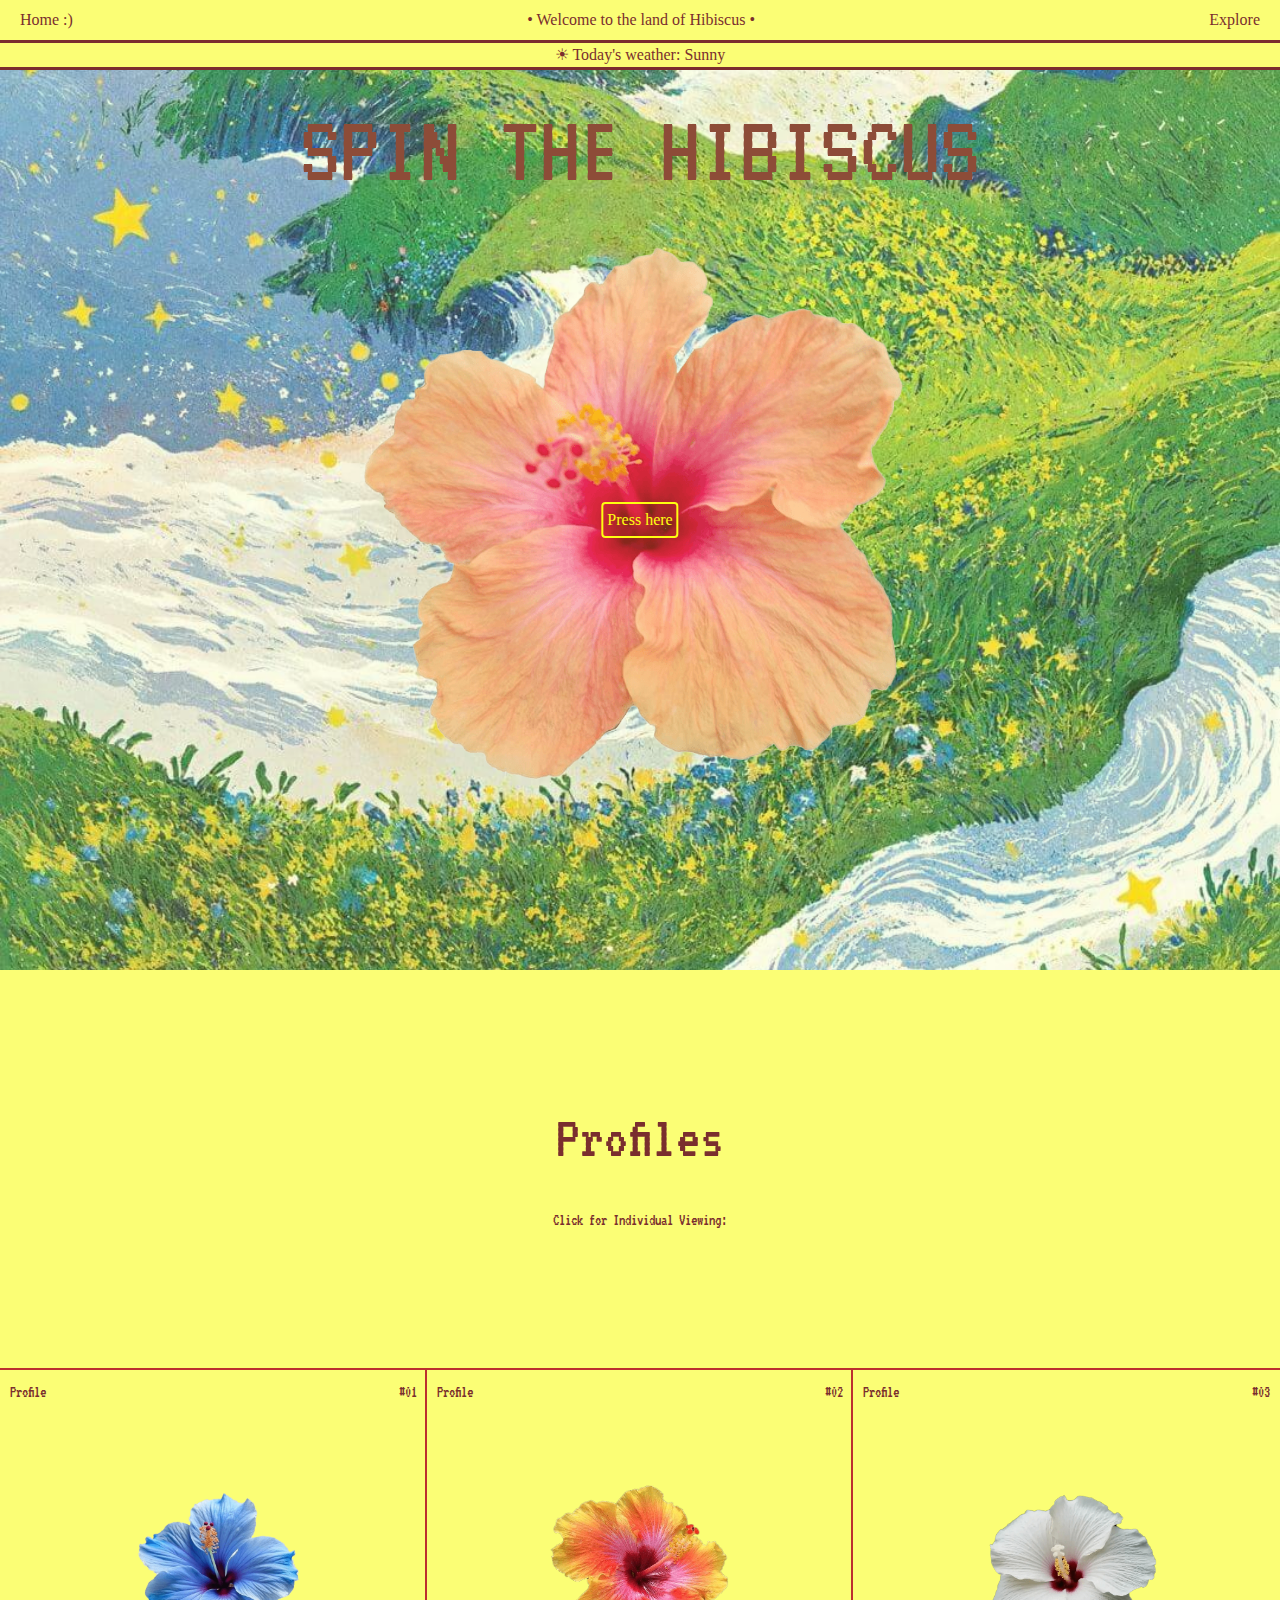
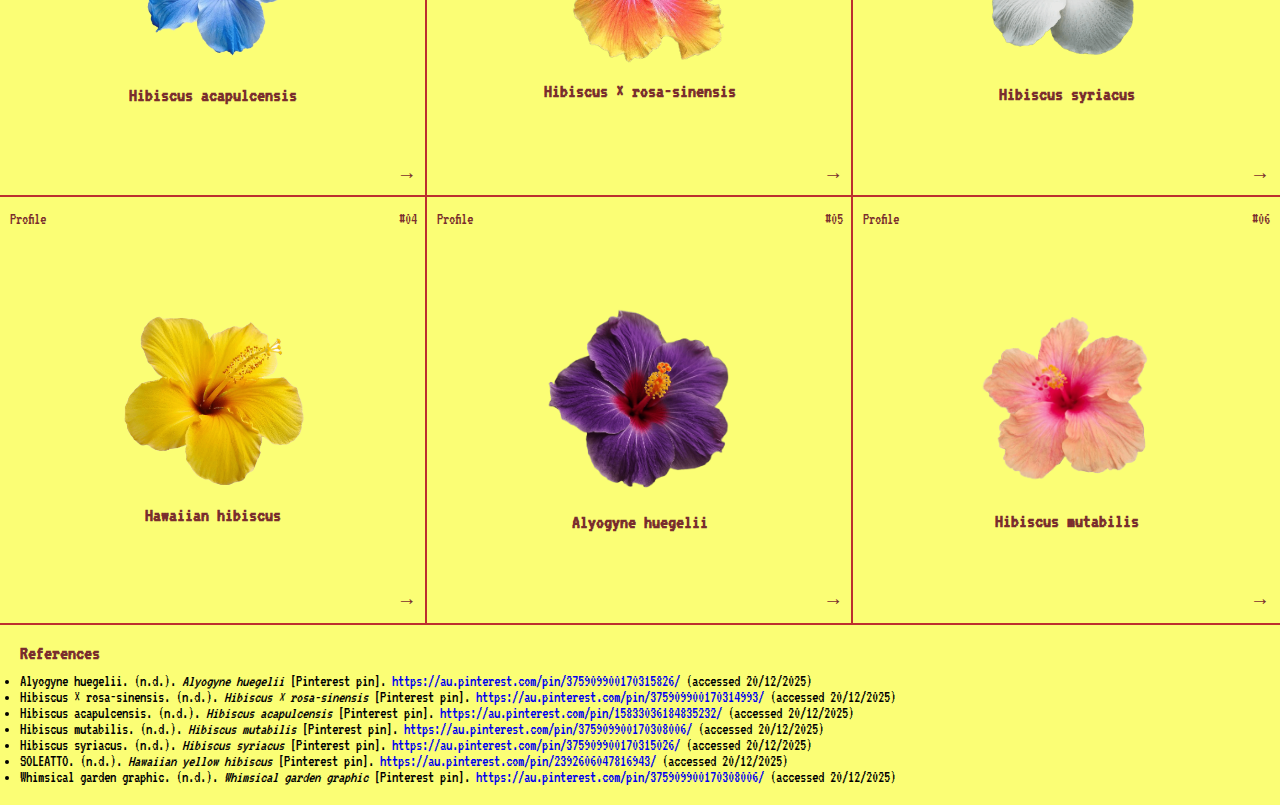
<file: index.html>
<!doctype html>
<html lang="en">
    <head>
        <meta charset="UTF-8" />
        <meta name="SPIN THE HIBISCUS" content="Hibisucs landing page" />
        <meta name="viewport" content="width=device-width" />
        <title>Webdesign Assignment 2</title>
        <link href="style.css" rel="stylesheet" />
        <!--LOAD IN JAVESCRIPT-->
        <script src="flower.js"></script>
    </head>

    <body>
        <!--TOP NAV BAR-->
        <div class="wrapper">
            <div class="navbar mono">
                <!--Pop up message-->
                <a><p id="openPopup">Home :)</p></a>
                <div class="popup-overlay" id="popup">
                    <div class="popup-box">
                        <p>Hello! You are on the Home page 🌸</p>
                        <p><button id="closePopup">Close</button></p>
                    </div>
                </div>
                <p>• Welcome to the land of Hibiscus •</p>
                <a href="https://en.wikipedia.org/wiki/Hibiscus" target="_blank"><p>Explore</p></a>
            </div>
            <!--SECOND NAV BAR-->
            <div class="weather mono">
                <p>☀︎ Today's weather: Sunny</p>
            </div>
            <!-- LANDING PAGE -->
            <div class="garden">
                <!--Title-->
                <h1 class="title mono">Spin the Hibiscus</h1>
                <div class="flower-button">
                    <img id="bigflower" src="images/flower.png" alt="feature flower" />
                    <p id="press" class="press-here">Press here</p>
                </div>
            </div>

            <!--PROFILE GRIDS-->
            <header>
                <div class="profile-bar mono">
                    <h1>Profiles</h1>
                    <p class="mono">Click for Individual Viewing:</p>
                </div>
            </header>
            <!--PROFILE GRID #01-->
            <div class="profile-grid">
                <a href="hibiscus01.html" class="open-card">
                    <div class="profile-card mono">
                        <p class="profile-label mono">Profile</p>
                        <p class="profile-number mono">#01</p>
                        <img src="images/blue.png" alt="Hibiscus acapulcensis" />
                        <h3>Hibiscus acapulcensis</h3>
                        <p class="arrow">→</p>
                    </div>
                </a>
                <!--PROFILE GRID #02-->
                <a href="hibiscus02.html" class="open-card">
                    <div class="profile-card mono">
                        <p class="profile-label mono">Profile</p>
                        <p class="profile-number mono">#02</p>
                        <img src="images/pinkyellow.png" alt="Hibiscus × rosa-sinensis" />
                        <h3>Hibiscus × rosa-sinensis</h3>
                        <p class="arrow">→</p>
                    </div>
                </a>
                <!--PROFILE GRID #03-->
                <a href="hibiscus03.html" class="open-card">
                    <div class="profile-card mono">
                        <p class="profile-label mono">Profile</p>
                        <p class="profile-number mono">#03</p>
                        <img src="images/white.png" alt="Hibiscus syriacus" />
                        <h3>Hibiscus syriacus</h3>
                        <p class="arrow">→</p>
                    </div>
                </a>
                <!--PROFILE GRID #04-->
                <a href="hibiscus04.html" class="open-card">
                    <div class="profile-card mono">
                        <p class="profile-label mono">Profile</p>
                        <p class="profile-number mono">#04</p>
                        <img src="images/yellow.png" alt="Hawaiian hibiscus" />
                        <h3>Hawaiian hibiscus</h3>
                        <p class="arrow">→</p>
                    </div>
                </a>
                <!--PROFILE GRID #05-->
                <a href="hibiscus05.html" class="open-card">
                    <div class="profile-card mono">
                        <p class="profile-label mono">Profile</p>
                        <p class="profile-number mono">#05</p>
                        <img src="images/purple.png" alt="Alyogyne huegelii" />
                        <h3>Alyogyne huegelii</h3>
                        <p class="arrow">→</p>
                    </div>
                </a>
                <!--PROFILE GRID #06-->
                <a href="hibiscus06.html" class="open-card">
                    <div class="profile-card mono">
                        <p class="profile-label mono">Profile</p>
                        <p class="profile-number mono">#06</p>
                        <img src="images/flower.png" alt="Hibiscus mutabilis" />
                        <h3>Hibiscus mutabilis</h3>
                        <p class="arrow">→</p>
                    </div>
                </a>
            </div>
            <div class="references mono">
                <h3>References</h3>
                <!-- Content assisted/generated by ChatGPT, OpenAI (accessed 21/12/2025) -->
                <ul>
                    <li>
                        Alyogyne huegelii. (n.d.). <em>Alyogyne huegelii</em> [Pinterest pin].
                        <a href="https://au.pinterest.com/pin/375909900170315826/" target="_blank"
                            >https://au.pinterest.com/pin/375909900170315826/</a
                        >
                        (accessed 20/12/2025)
                    </li>
                    <li>
                        Hibiscus × rosa-sinensis. (n.d.). <em>Hibiscus × rosa-sinensis</em> [Pinterest pin].
                        <a href="https://au.pinterest.com/pin/375909900170314993/" target="_blank"
                            >https://au.pinterest.com/pin/375909900170314993/</a
                        >
                        (accessed 20/12/2025)
                    </li>
                    <li>
                        Hibiscus acapulcensis. (n.d.). <em>Hibiscus acapulcensis</em> [Pinterest pin].
                        <a href="https://au.pinterest.com/pin/15833036184835232/" target="_blank"
                            >https://au.pinterest.com/pin/15833036184835232/</a
                        >
                        (accessed 20/12/2025)
                    </li>
                    <li>
                        Hibiscus mutabilis. (n.d.). <em>Hibiscus mutabilis</em> [Pinterest pin].
                        <a href="https://au.pinterest.com/pin/375909900170308006/" target="_blank"
                            >https://au.pinterest.com/pin/375909900170308006/</a
                        >
                        (accessed 20/12/2025)
                    </li>
                    <li>
                        Hibiscus syriacus. (n.d.). <em>Hibiscus syriacus</em> [Pinterest pin].
                        <a href="https://au.pinterest.com/pin/375909900170315026/" target="_blank"
                            >https://au.pinterest.com/pin/375909900170315026/</a
                        >
                        (accessed 20/12/2025)
                    </li>
                    <li>
                        SOLEATTO. (n.d.). <em>Hawaiian yellow hibiscus</em> [Pinterest pin].
                        <a href="https://au.pinterest.com/pin/2392606047816943/" target="_blank"
                            >https://au.pinterest.com/pin/2392606047816943/</a
                        >
                        (accessed 20/12/2025)
                    </li>
                    <li>
                        Whimsical garden graphic. (n.d.). <em>Whimsical garden graphic</em> [Pinterest pin].
                        <a href="https://au.pinterest.com/pin/375909900170308006/" target="_blank"
                            >https://au.pinterest.com/pin/375909900170308006/</a
                        >
                        (accessed 20/12/2025)
                    </li>
                </ul>
            </div>
        </div>
    </body>
</html>
</file>
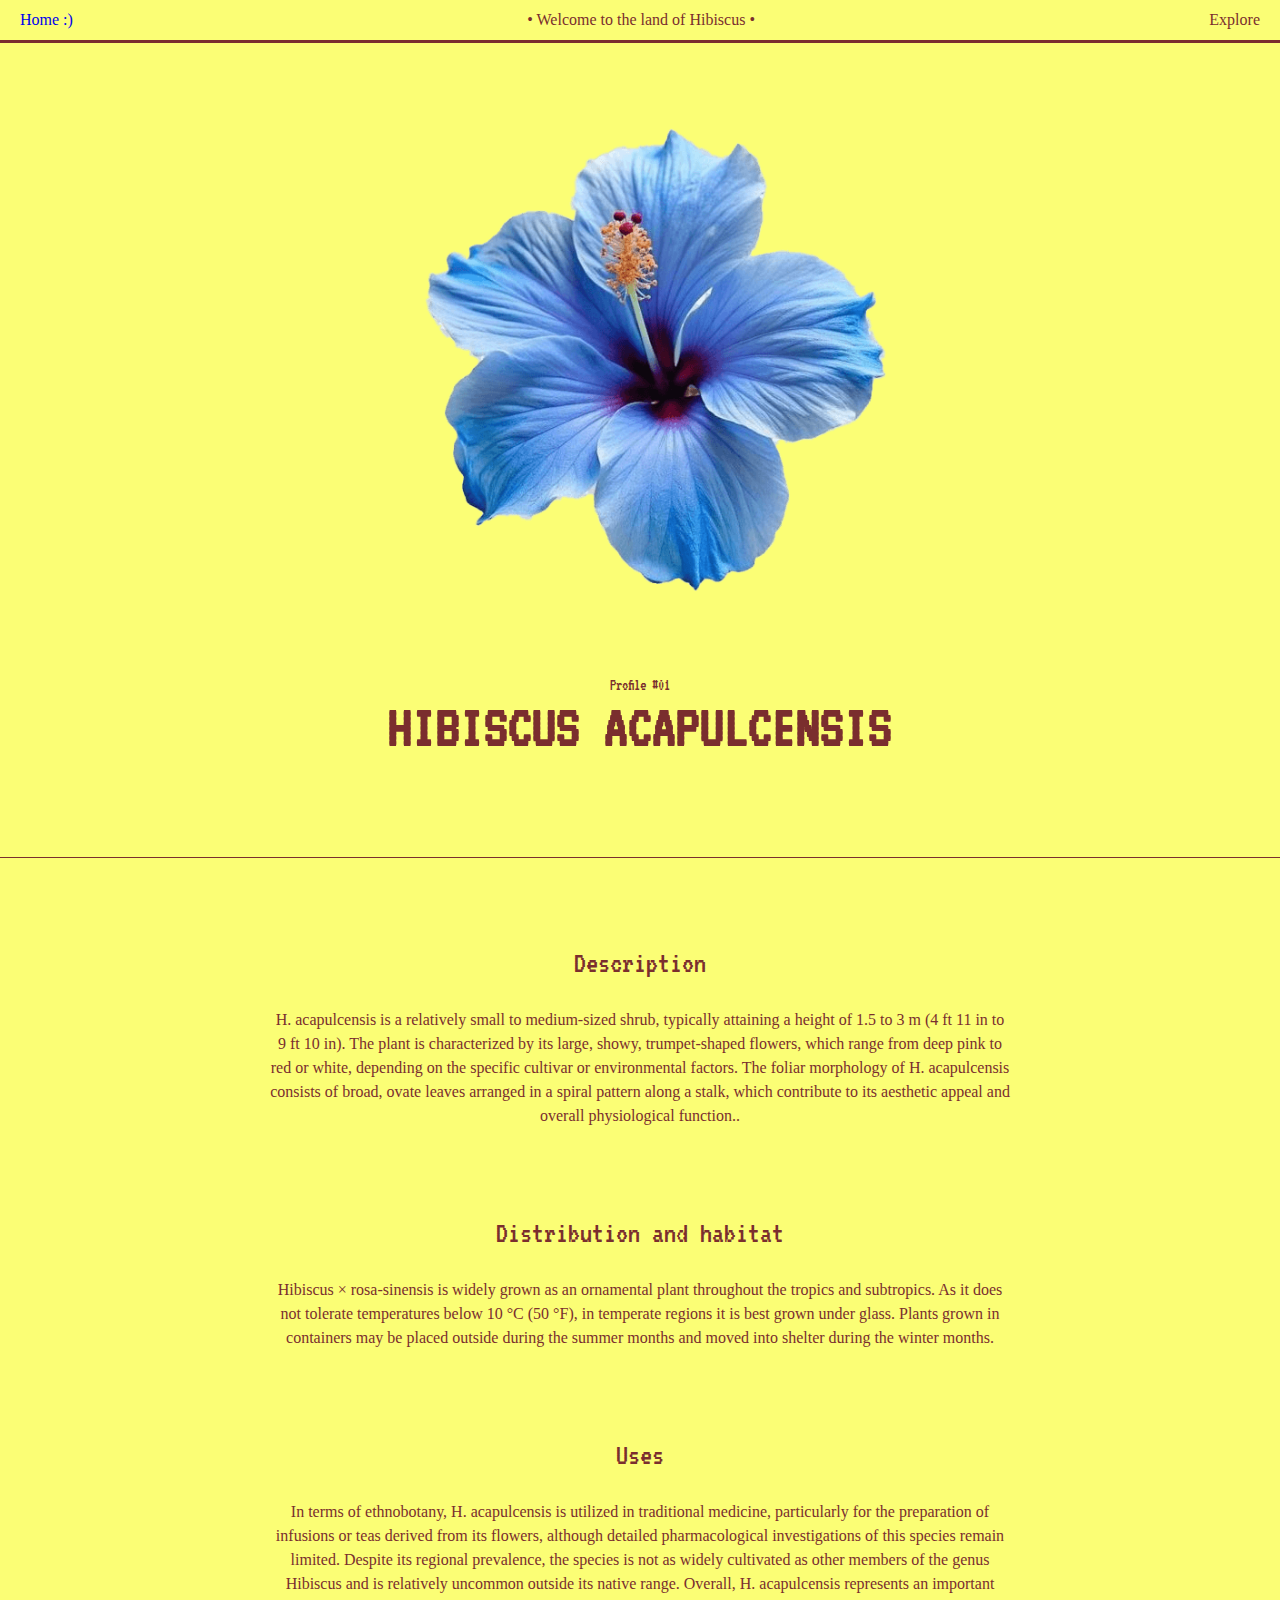
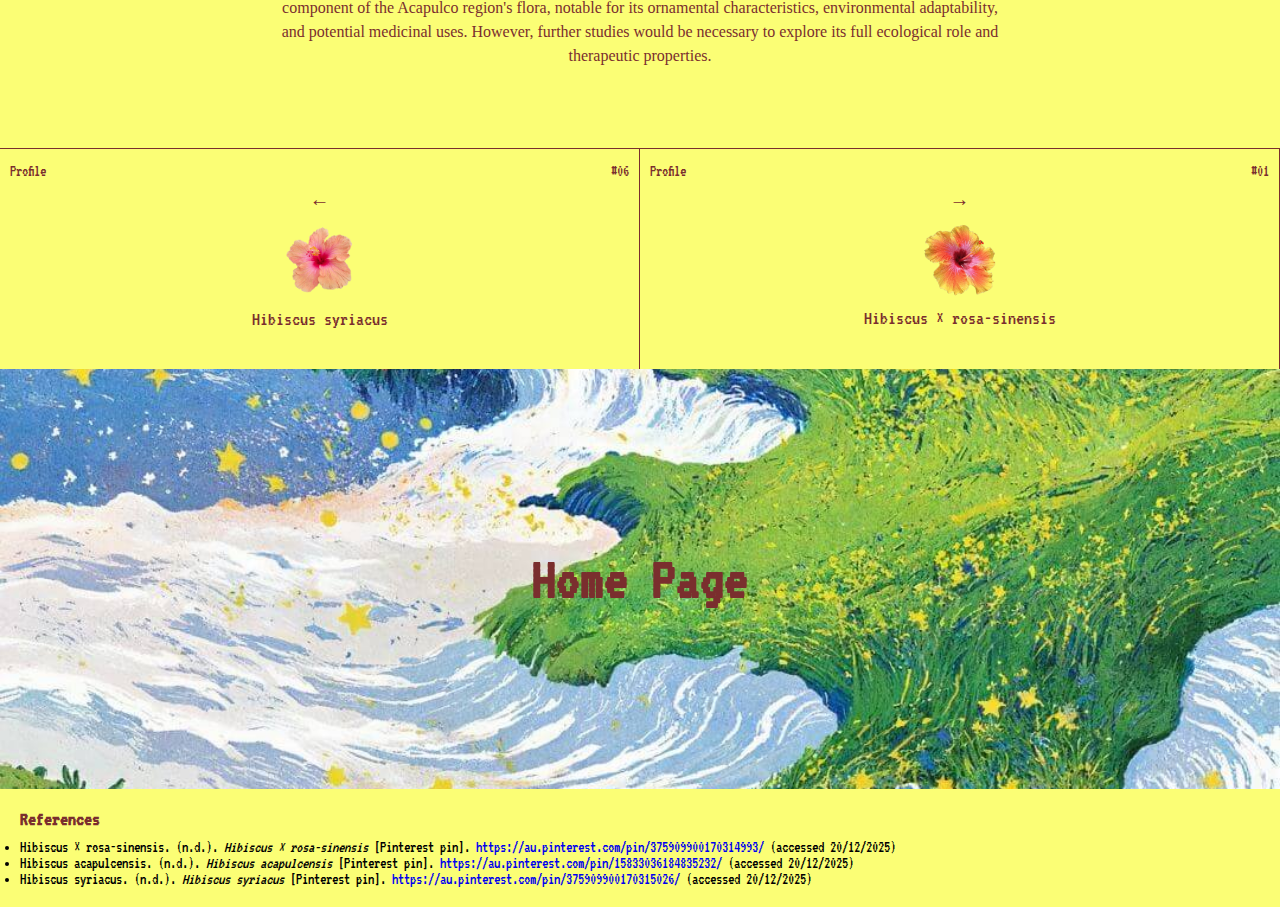
<file: hibiscus01.html>
<!doctype html>
<html lang="en">
    <head>
        <meta charset="UTF-8" />
        <meta name="SPIN THE HIBISCUS" content="profile of Hibiscus acapulcensis" />
        <meta name="viewport" content="width=device-width" />
        <title>Hibiscus acapulcensis</title>
        <link href="style.css" rel="stylesheet" />
    </head>

    <body>
        <!--NAV BAR-->
        <div class="wrapper">
            <div class="navbar mono">
                <p><a href="index.html" class="home-btn">Home :)</a></p>
                <!--<p>Home :)</p>-->
                <p>• Welcome to the land of Hibiscus •</p>
                <a href="https://en.wikipedia.org/wiki/Hibiscus" target="_blank"><p>Explore</p></a>
            </div>
            <!--SUB-LANDING PAGE-->
            <div class="title-section mono">
                <img src="images/blue.png" alt="Hibiscus acapulcensis" />
                <p class="mono">Profile #01</p>
                <h1>Hibiscus acapulcensis</h1>
            </div>

            <!--MAIN PROFILE-->
            <div class="body">
                <div>
                    <h2 class="mono">Description</h2>
                    <p>
                        H. acapulcensis is a relatively small to medium-sized shrub, typically attaining a height of 1.5
                        to 3 m (4 ft 11 in to 9 ft 10 in). The plant is characterized by its large, showy,
                        trumpet-shaped flowers, which range from deep pink to red or white, depending on the specific
                        cultivar or environmental factors. The foliar morphology of H. acapulcensis consists of broad,
                        ovate leaves arranged in a spiral pattern along a stalk, which contribute to its aesthetic
                        appeal and overall physiological function..
                    </p>
                </div>

                <div>
                    <h2 class="mono">Distribution and habitat</h2>
                    <p>
                        Hibiscus × rosa-sinensis is widely grown as an ornamental plant throughout
                        the tropics and subtropics. As it does not tolerate temperatures below 10 °C (50 °F),
                        in temperate regions it is best grown under glass. Plants grown in containers may be placed
                        outside during the summer months and moved into shelter during the winter months.
                    </p>
                </div>

                <div>
                    <h2 class="mono">Uses</h2>
                    <p>
                        In terms of ethnobotany, H. acapulcensis is utilized in traditional medicine, particularly for
                        the preparation of infusions or teas derived from its flowers, although detailed pharmacological
                        investigations of this species remain limited. Despite its regional prevalence, the species is
                        not as widely cultivated as other members of the genus Hibiscus and is relatively uncommon
                        outside its native range. Overall, H. acapulcensis represents an important component of the
                        Acapulco region's flora, notable for its ornamental characteristics, environmental adaptability,
                        and potential medicinal uses. However, further studies would be necessary to explore its full
                        ecological role and therapeutic properties.
                    </p>
                </div>
            </div>

            <!--NAV PREVIOUS-->
            <div class="navigation">
                <a href="hibiscus06.html" class="open-card">
                    <div class="nav-item">
                        <p class="profile-label mono">Profile</p>
                        <p class="profile-number mono">#06</p>
                        <div class="nav-arrow mono">←</div>
                        <img src="images/flower.png" alt="Hibiscus syriacus" />
                        <h3 class="mono">Hibiscus syriacus</h3>
                    </div>
                </a>

                <!--NAV NEXT-->
                <a href="hibiscus02.html" class="open-card">
                    <div class="nav-item">
                        <p class="profile-label mono">Profile</p>
                        <p class="profile-number mono">#01</p>
                        <div class="nav-arrow mono">→</div>
                        <img src="images/pinkyellow.png" alt="Hibiscus × rosa-sinensis" />
                        <h3 class="mono">Hibiscus × rosa-sinensis</h3>
                    </div>
                </a>
            </div>

            <!-- FOOTER -->
            <footer class="footer mono">
                <div>
                    <a href="index.html"><h1>Home Page</h1></a>
                </div>
            </footer>
            <div class="references mono">
                <h3>References</h3>
                <!-- Content assisted/generated by ChatGPT, OpenAI (accessed 20/12/2025) -->
                <ul>
                    <li>
                        Hibiscus × rosa-sinensis. (n.d.). <em>Hibiscus × rosa-sinensis</em> [Pinterest pin].
                        <a href="https://au.pinterest.com/pin/375909900170314993/" target="_blank"
                            >https://au.pinterest.com/pin/375909900170314993/</a
                        >
                        (accessed 20/12/2025)
                    </li>
                    <li>
                        Hibiscus acapulcensis. (n.d.). <em>Hibiscus acapulcensis</em> [Pinterest pin].
                        <a href="https://au.pinterest.com/pin/15833036184835232/" target="_blank"
                            >https://au.pinterest.com/pin/15833036184835232/</a
                        >
                        (accessed 20/12/2025)
                    </li>

                    <li>
                        Hibiscus syriacus. (n.d.). <em>Hibiscus syriacus</em> [Pinterest pin].
                        <a href="https://au.pinterest.com/pin/375909900170315026/" target="_blank"
                            >https://au.pinterest.com/pin/375909900170315026/</a
                        >
                        (accessed 20/12/2025)
                    </li>
                </ul>
            </div>
        </div>
    </body>
</html>
</file>
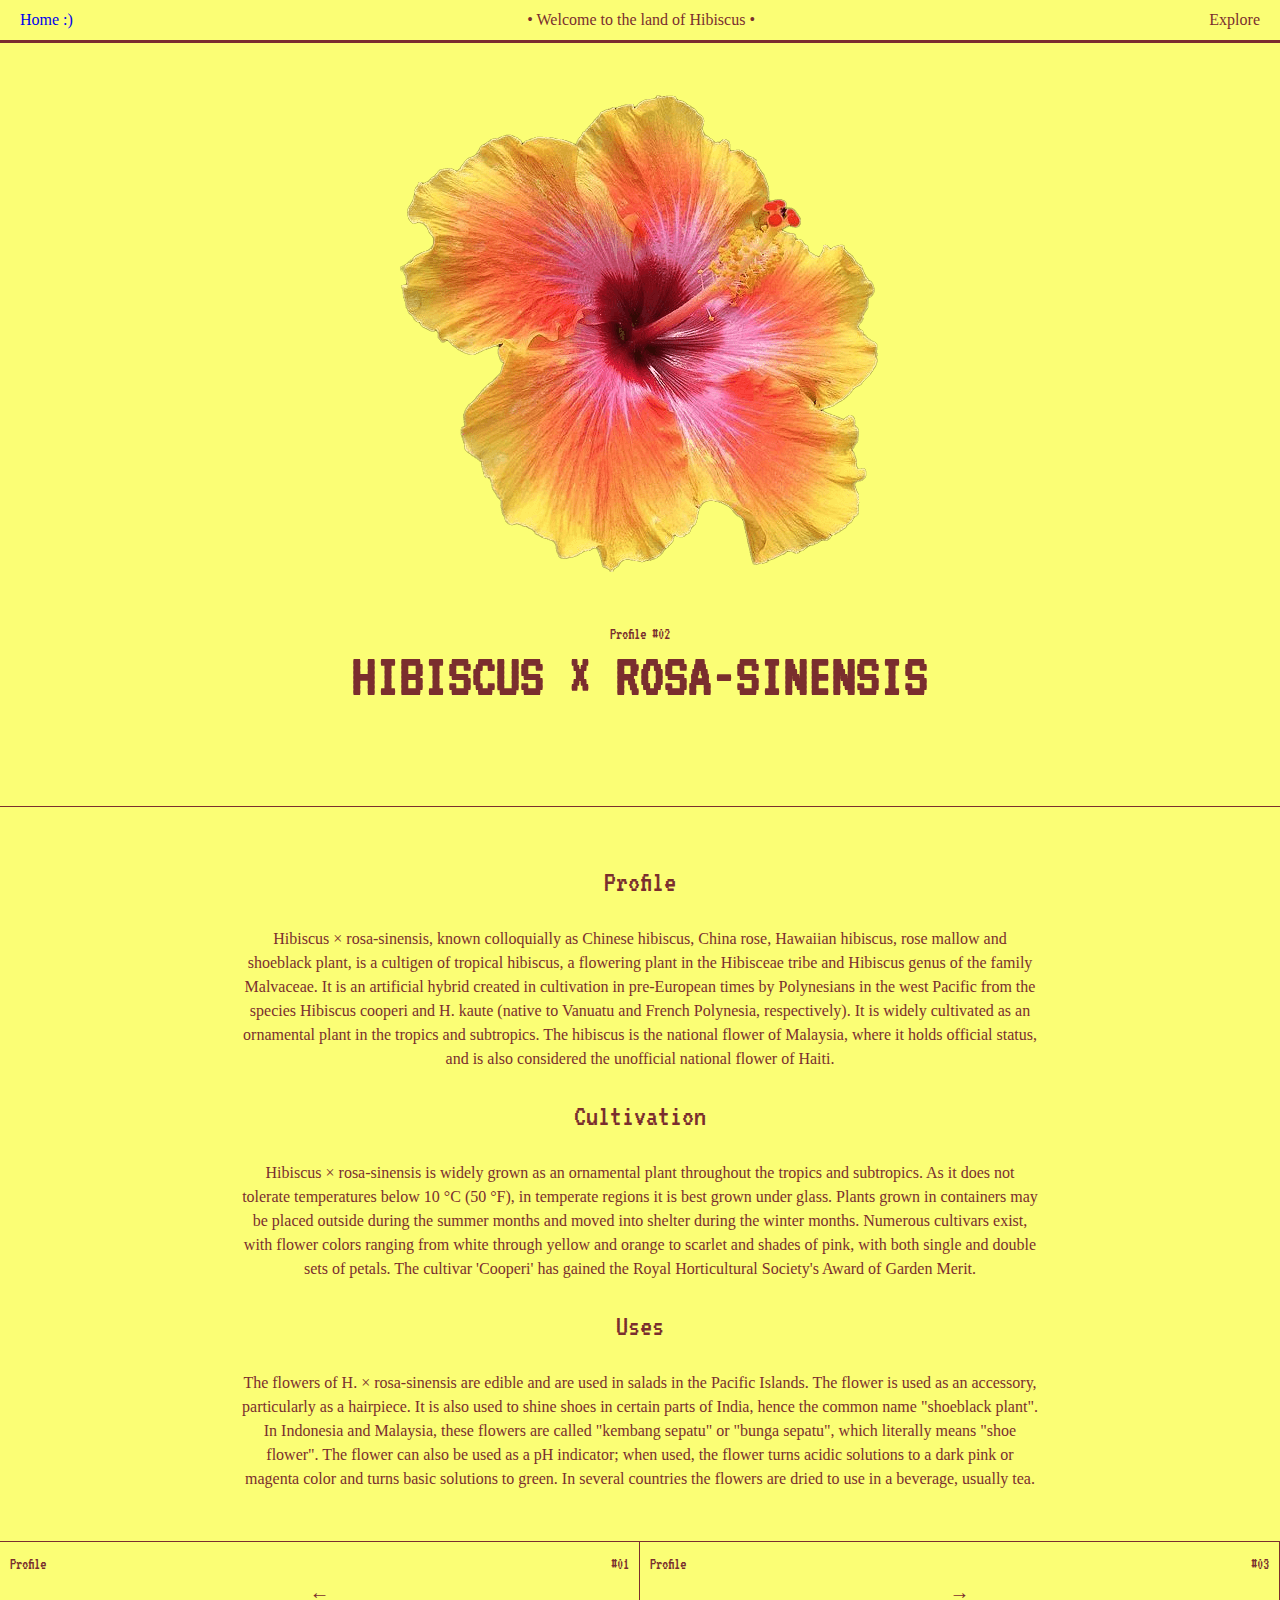
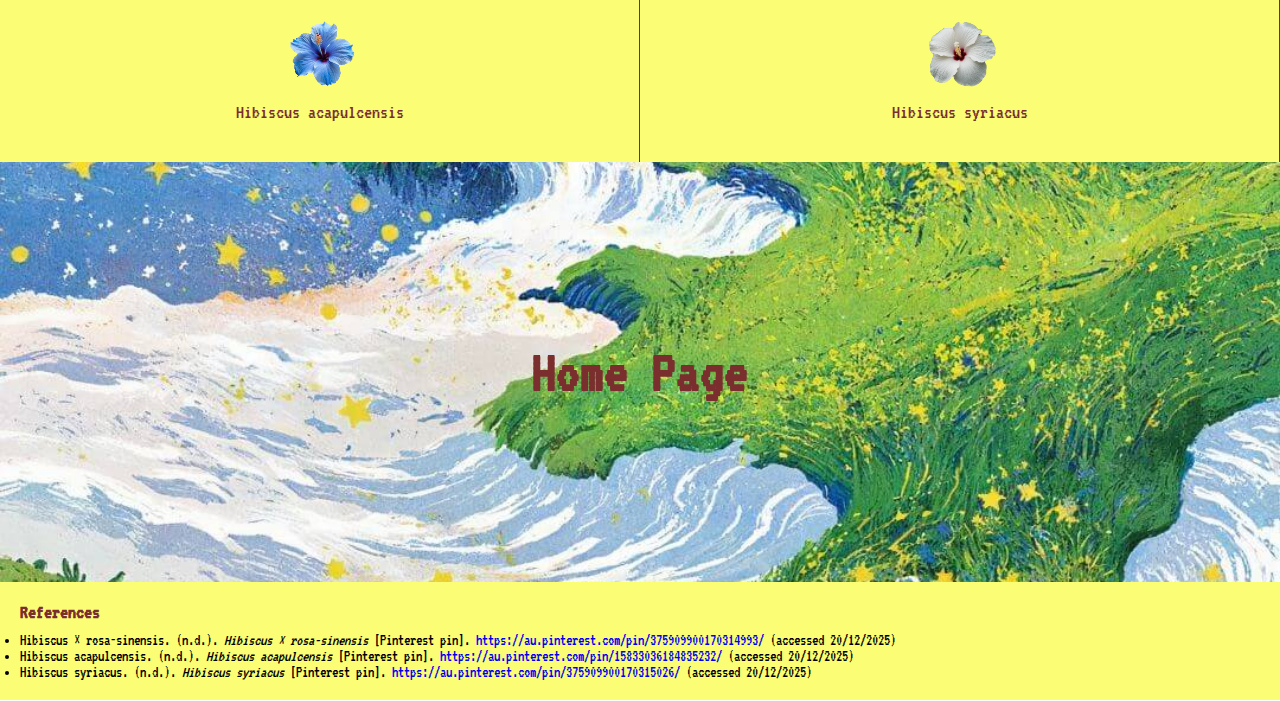
<file: hibiscus02.html>
<!doctype html>
<html lang="en">
    <head>
        <meta charset="UTF-8" />
        <meta name="SPIN THE HIBISCUS" content="profile of Hibiscus × rosa-sinensis" />
        <meta name="viewport" content="width=device-width" />
        <title>Hibiscus × rosa-sinensis</title>
        <link href="style.css" rel="stylesheet" />
    </head>

    <body>
        <!--NAV BAR-->
        <div class="wrapper">
            <div class="navbar mono">
                <p><a href="index.html" class="home-btn">Home :)</a></p>
                <!--<p>Home :)</p>-->
                <p>• Welcome to the land of Hibiscus •</p>
                <a href="https://en.wikipedia.org/wiki/Hibiscus" target="_blank"><p>Explore</p></a>
            </div>
            <!--SUB LANDING PAGE-->
            <div class="title-section mono">
                <img src="images/pinkyellow.png" alt="Hibiscus × rosa-sinensis" />
                <p class="mono">Profile #02</p>
                <h1>Hibiscus × rosa-sinensis</h1>
            </div>

            <!--MAIN PROFILE-->
            <div class="body">
                <h2 class="mono">Profile</h2>
                <p>
                    Hibiscus × rosa-sinensis, known colloquially as Chinese hibiscus, China rose, Hawaiian hibiscus,
                    rose mallow and shoeblack plant, is a cultigen of tropical hibiscus, a flowering plant in the
                    Hibisceae tribe and Hibiscus genus of the family Malvaceae. It is an artificial hybrid created in
                    cultivation in pre-European times by Polynesians in the west Pacific from the species Hibiscus
                    cooperi and H. kaute (native to Vanuatu and French Polynesia, respectively). It is widely cultivated
                    as an ornamental plant in the tropics and subtropics. The hibiscus is the national flower of
                    Malaysia, where it holds official status, and is also considered the unofficial national flower of
                    Haiti.
                </p>

                <h2 class="mono">Cultivation</h2>
                <p>
                    Hibiscus × rosa-sinensis is widely grown as an ornamental plant throughout the tropics and
                    subtropics. As it does not tolerate temperatures below 10 °C (50 °F), in temperate regions it is
                    best grown under glass. Plants grown in containers may be placed outside during the summer months
                    and moved into shelter during the winter months. Numerous cultivars exist, with flower colors
                    ranging from white through yellow and orange to scarlet and shades of pink, with both single and
                    double sets of petals. The cultivar 'Cooperi' has gained the Royal Horticultural Society's Award of
                    Garden Merit.
                </p>

                <h2 class="mono">Uses</h2>
                <p>
                    The flowers of H. × rosa-sinensis are edible and are used in salads in the Pacific Islands. The
                    flower is used as an accessory, particularly as a hairpiece. It is also used to shine shoes in
                    certain parts of India, hence the common name "shoeblack plant". In Indonesia and Malaysia, these
                    flowers are called "kembang sepatu" or "bunga sepatu", which literally means "shoe flower". The
                    flower can also be used as a pH indicator; when used, the flower turns acidic solutions to a dark
                    pink or magenta color and turns basic solutions to green. In several countries the flowers are dried
                    to use in a beverage, usually tea.
                </p>
            </div>

            <!--NAVIGATION PREVIOUS-->
            <div class="navigation">
                <a href="hibiscus01.html" class="open-card">
                    <div class="nav-item">
                        <p class="profile-label mono">Profile</p>
                        <p class="profile-number mono">#01</p>
                        <div class="nav-arrow mono">←</div>
                        <img src="images/blue.png" alt="Hibiscus acapulcensi" />
                        <h3 class="mono">Hibiscus acapulcensis</h3>
                    </div>
                </a>
                <!--NAVIGATION NEXT-->
                <a href="hibiscus03.html" class="open-card">
                    <div class="nav-item">
                        <p class="profile-label mono">Profile</p>
                        <p class="profile-number mono">#03</p>
                        <div class="nav-arrow mono">→</div>
                        <img src="images/white.png" alt="Hibiscus syriacus" />
                        <h3 class="mono">Hibiscus syriacus</h3>
                    </div>
                </a>
            </div>

            <!-- FOOTER -->
            <footer class="footer mono">
                <div>
                    <a href="index.html"><h1>Home Page</h1></a>
                </div>
            </footer>

            <div class="references mono">
                <h3>References</h3>
                <!-- Content assisted/generated by ChatGPT, OpenAI (accessed 20/12/2025) -->
                <ul>
                    <li>
                        Hibiscus × rosa-sinensis. (n.d.). <em>Hibiscus × rosa-sinensis</em> [Pinterest pin].
                        <a href="https://au.pinterest.com/pin/375909900170314993/" target="_blank"
                            >https://au.pinterest.com/pin/375909900170314993/</a
                        >
                        (accessed 20/12/2025)
                    </li>
                    <li>
                        Hibiscus acapulcensis. (n.d.). <em>Hibiscus acapulcensis</em> [Pinterest pin].
                        <a href="https://au.pinterest.com/pin/15833036184835232/" target="_blank"
                            >https://au.pinterest.com/pin/15833036184835232/</a
                        >
                        (accessed 20/12/2025)
                    </li>

                    <li>
                        Hibiscus syriacus. (n.d.). <em>Hibiscus syriacus</em> [Pinterest pin].
                        <a href="https://au.pinterest.com/pin/375909900170315026/" target="_blank"
                            >https://au.pinterest.com/pin/375909900170315026/</a
                        >
                        (accessed 20/12/2025)
                    </li>
                </ul>
            </div>
        </div>
    </body>
</html>
</file>
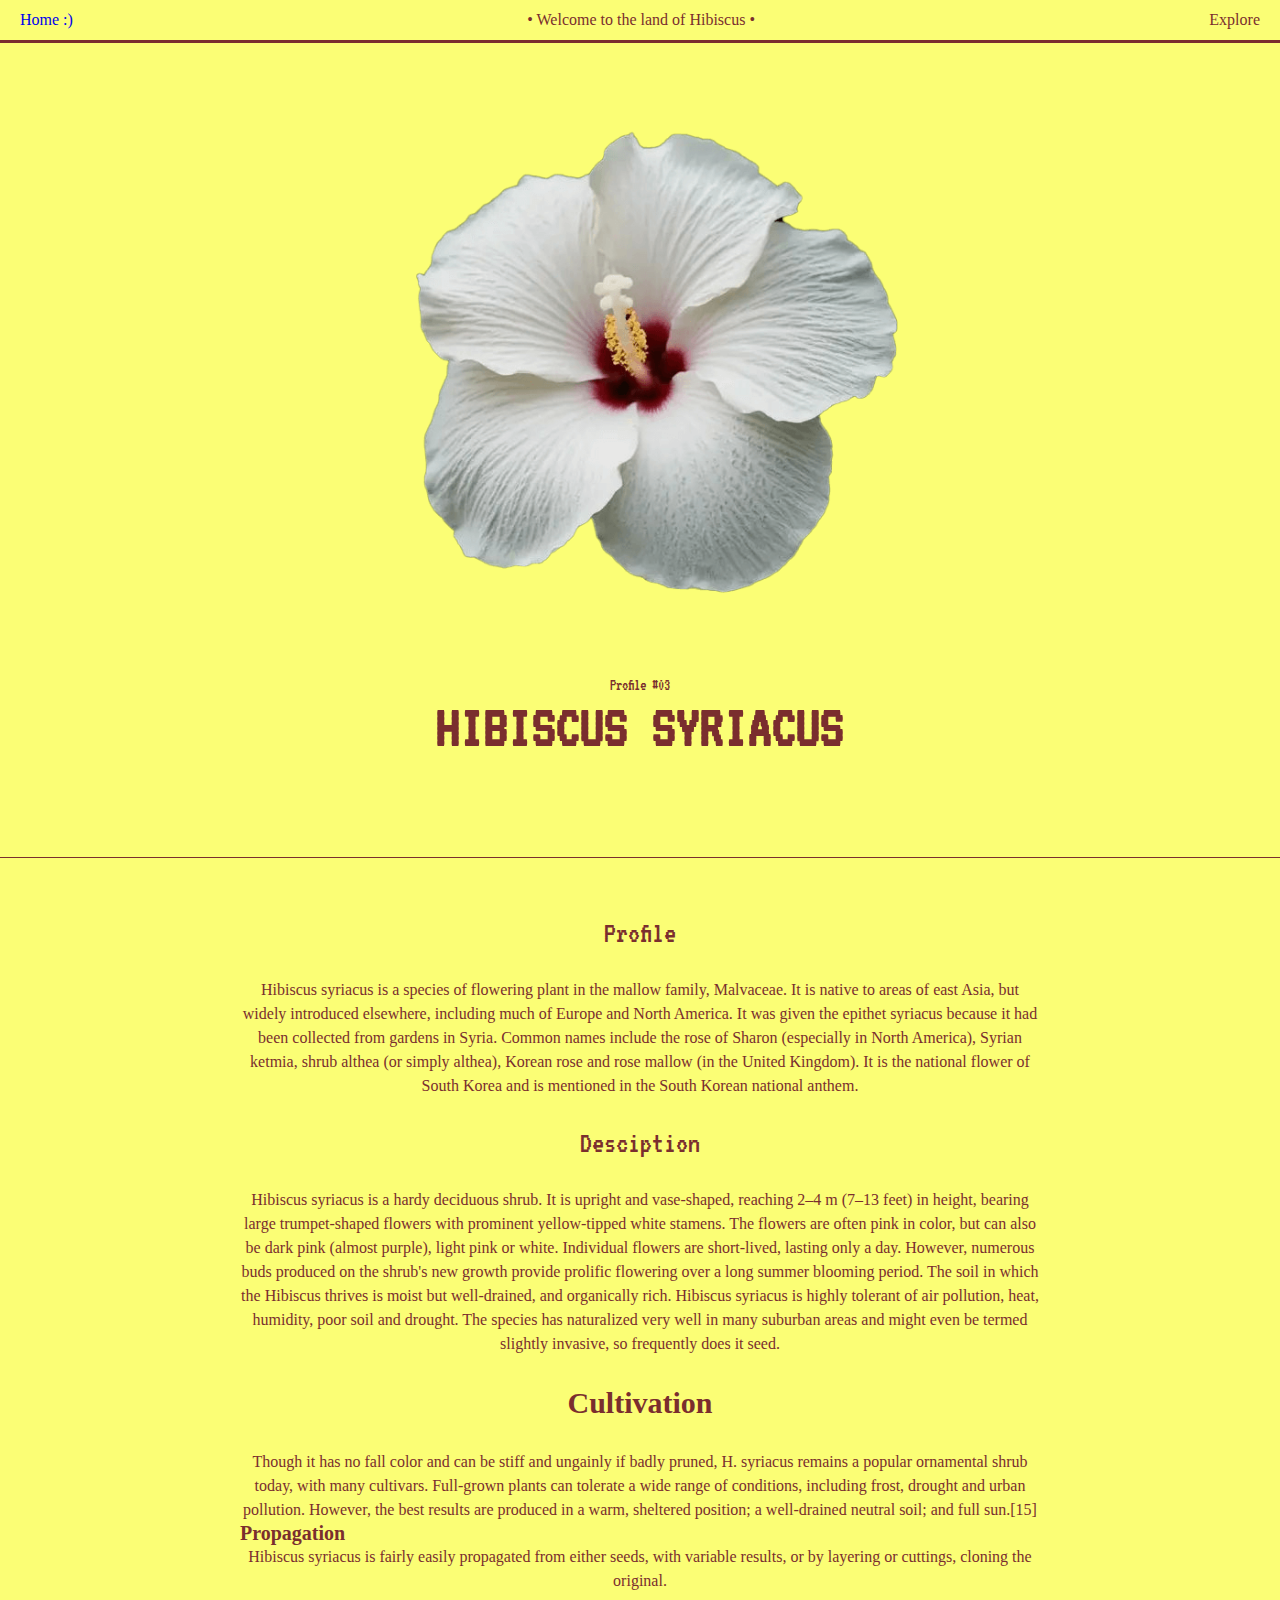
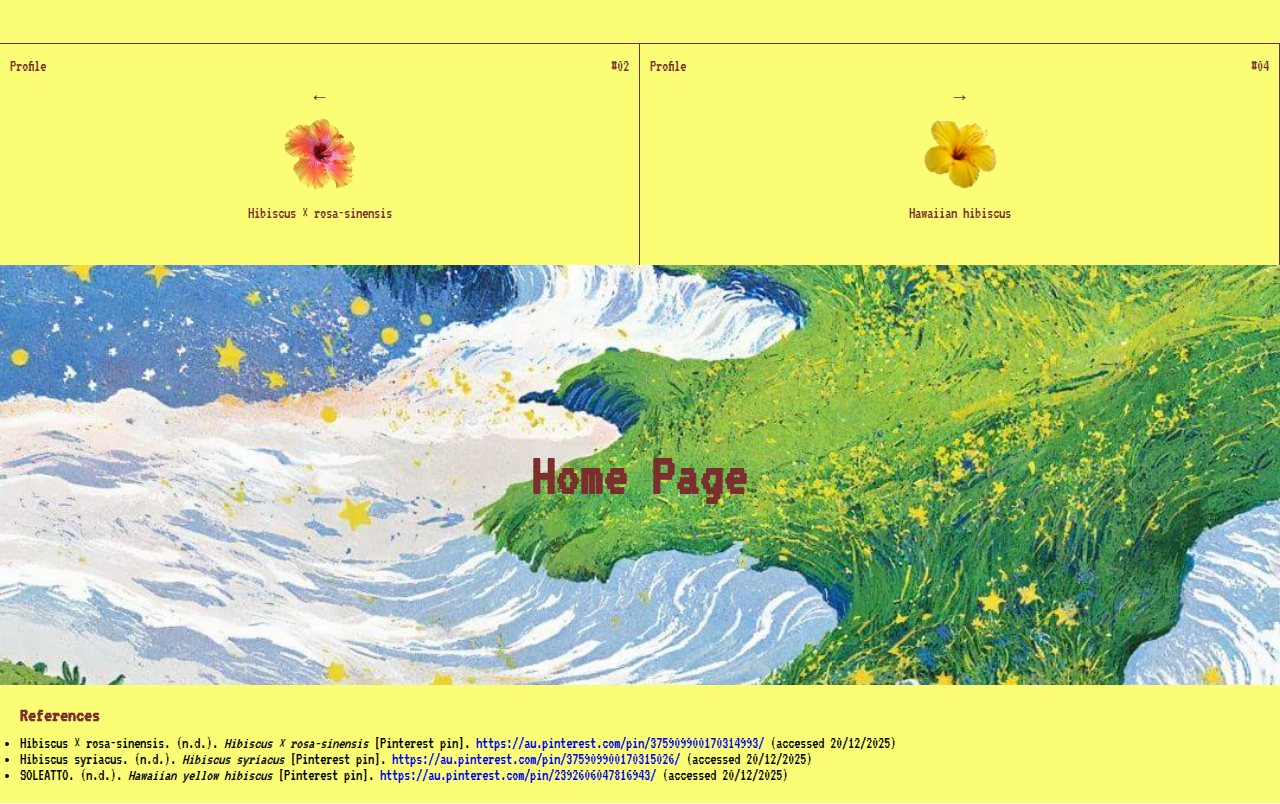
<file: hibiscus03.html>
<!doctype html>
<html lang="en">
    <head>
        <meta charset="UTF-8" />
        <meta name="SPIN THE HIBISCUS" content="profile of Hibiscus syriacus" />
        <meta name="viewport" content="width=device-width" />
        <title>Hibiscus syriacus</title>
        <link href="style.css" rel="stylesheet" />
    </head>

    <body>
        <!--NAV BAR-->
        <div class="wrapper">
            <div class="navbar mono">
                <p><a href="index.html" class="home-btn">Home :)</a></p>
                <!--<p>Home :)</p>-->
                <p>• Welcome to the land of Hibiscus •</p>
                <a href="https://en.wikipedia.org/wiki/Hibiscus" target="_blank"><p>Explore</p></a>
            </div>

            <!--SUB LANDING PAGE-->
            <div class="title-section mono">
                <img src="images/white.png" alt="Hibiscus syriacus" />
                <p class="mono">Profile #03</p>
                <h1>Hibiscus syriacus</h1>
            </div>

            <!--MAIN PROFILE-->
            <div class="body">
                <h2 class="mono">Profile</h2>
                <p>
                    Hibiscus syriacus is a species of flowering plant in the mallow family, Malvaceae. It is native to
                    areas of east Asia, but widely introduced elsewhere, including much of Europe and North America. It
                    was given the epithet syriacus because it had been collected from gardens in Syria. Common names
                    include the rose of Sharon (especially in North America), Syrian ketmia, shrub althea (or simply
                    althea), Korean rose and rose mallow (in the United Kingdom). It is the national flower of South
                    Korea and is mentioned in the South Korean national anthem.
                </p>

                <h2 class="mono">Desciption</h2>
                <p>
                    Hibiscus syriacus is a hardy deciduous shrub. It is upright and vase-shaped, reaching 2–4 m (7–13
                    feet) in height, bearing large trumpet-shaped flowers with prominent yellow-tipped white stamens.
                    The flowers are often pink in color, but can also be dark pink (almost purple), light pink or white.
                    Individual flowers are short-lived, lasting only a day. However, numerous buds produced on the
                    shrub's new growth provide prolific flowering over a long summer blooming period. The soil in which
                    the Hibiscus thrives is moist but well-drained, and organically rich. Hibiscus syriacus is highly
                    tolerant of air pollution, heat, humidity, poor soil and drought. The species has naturalized very
                    well in many suburban areas and might even be termed slightly invasive, so frequently does it seed.
                </p>

                <h2>Cultivation</h2>
                <p>
                    Though it has no fall color and can be stiff and ungainly if badly pruned, H. syriacus remains a
                    popular ornamental shrub today, with many cultivars. Full-grown plants can tolerate a wide range of
                    conditions, including frost, drought and urban pollution. However, the best results are produced in
                    a warm, sheltered position; a well-drained neutral soil; and full sun.[15]
                </p>

                <h3>Propagation</h3>
                <p>
                    Hibiscus syriacus is fairly easily propagated from either seeds, with variable results, or by
                    layering or cuttings, cloning the original.
                </p>
            </div>

            <!--NAVIGATION PREVIOUS-->
            <div class="navigation">
                <a href="hibiscus02.html" class="open-card">
                    <div class="nav-item">
                        <p class="profile-label mono">Profile</p>
                        <p class="profile-number mono">#02</p>
                        <div class="nav-arrow mono">←</div>
                        <img src="images/pinkyellow.png" alt="Hibiscus × rosa-sinensis" />
                        <p class="mono">Hibiscus × rosa-sinensis</p>
                    </div>
                </a>
                <!--NAVIGATION NEXT-->
                <a href="hibiscus04.html" class="open-card">
                    <div class="nav-item">
                        <p class="profile-label mono">Profile</p>
                        <p class="profile-number mono">#04</p>
                        <div class="nav-arrow mono">→</div>
                        <img src="images/yellow.png" alt="Hawaiian hibiscus" />
                        <p class="mono">Hawaiian hibiscus</p>
                    </div>
                </a>
            </div>

            <!-- FOOTER -->
            <footer class="footer mono">
                <div>
                    <a href="index.html"><h1>Home Page</h1></a>
                </div>
            </footer>
            <div class="references mono">
                <h3>References</h3>
                <!-- Content assisted/generated by ChatGPT, OpenAI (accessed 20/12/2025) -->
                <ul>
                    <li>
                        Hibiscus × rosa-sinensis. (n.d.). <em>Hibiscus × rosa-sinensis</em> [Pinterest pin].
                        <a href="https://au.pinterest.com/pin/375909900170314993/" target="_blank"
                            >https://au.pinterest.com/pin/375909900170314993/</a
                        >
                        (accessed 20/12/2025)
                    </li>
                    <li>
                        Hibiscus syriacus. (n.d.). <em>Hibiscus syriacus</em> [Pinterest pin].
                        <a href="https://au.pinterest.com/pin/375909900170315026/" target="_blank"
                            >https://au.pinterest.com/pin/375909900170315026/</a
                        >
                        (accessed 20/12/2025)
                    </li>
                    <li>
                        SOLEATTO. (n.d.). <em>Hawaiian yellow hibiscus</em> [Pinterest pin].
                        <a href="https://au.pinterest.com/pin/2392606047816943/" target="_blank"
                            >https://au.pinterest.com/pin/2392606047816943/</a
                        >
                        (accessed 20/12/2025)
                    </li>
                </ul>
            </div>
        </div>
    </body>
</html>
</file>
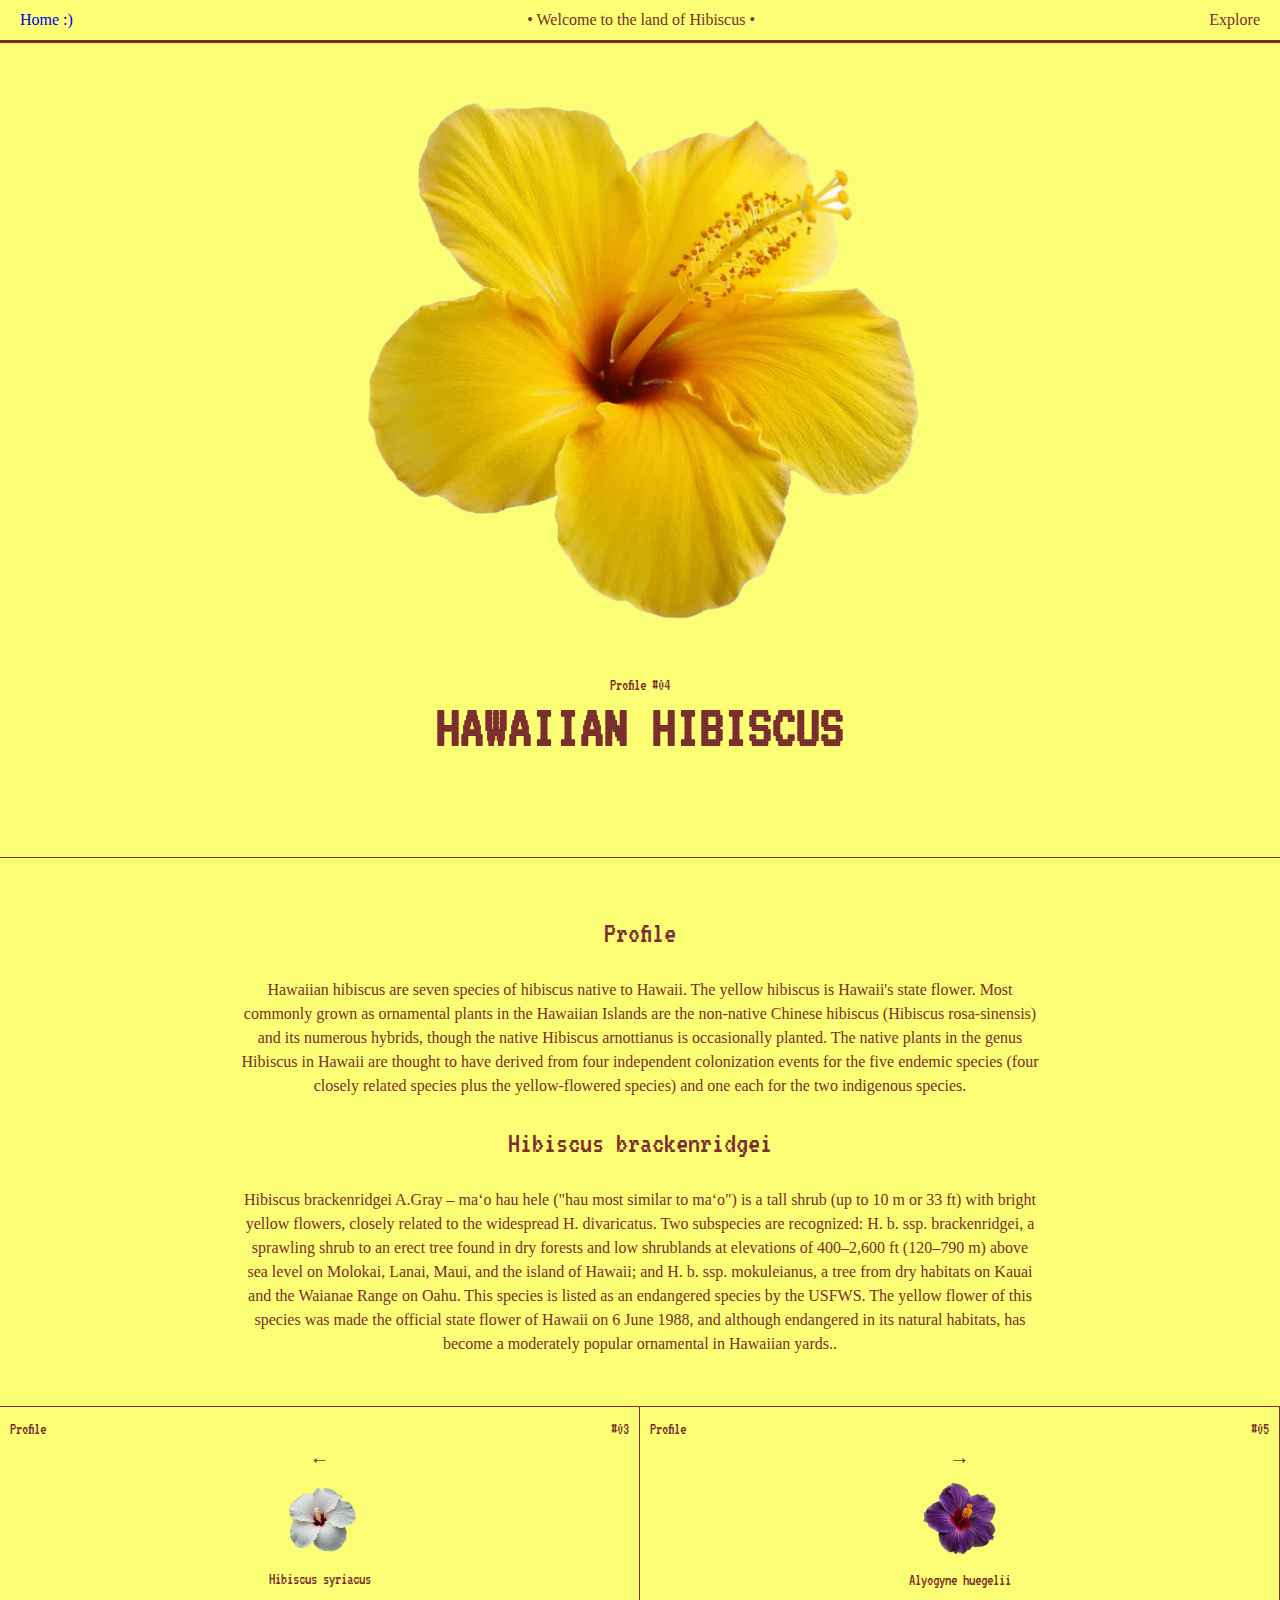
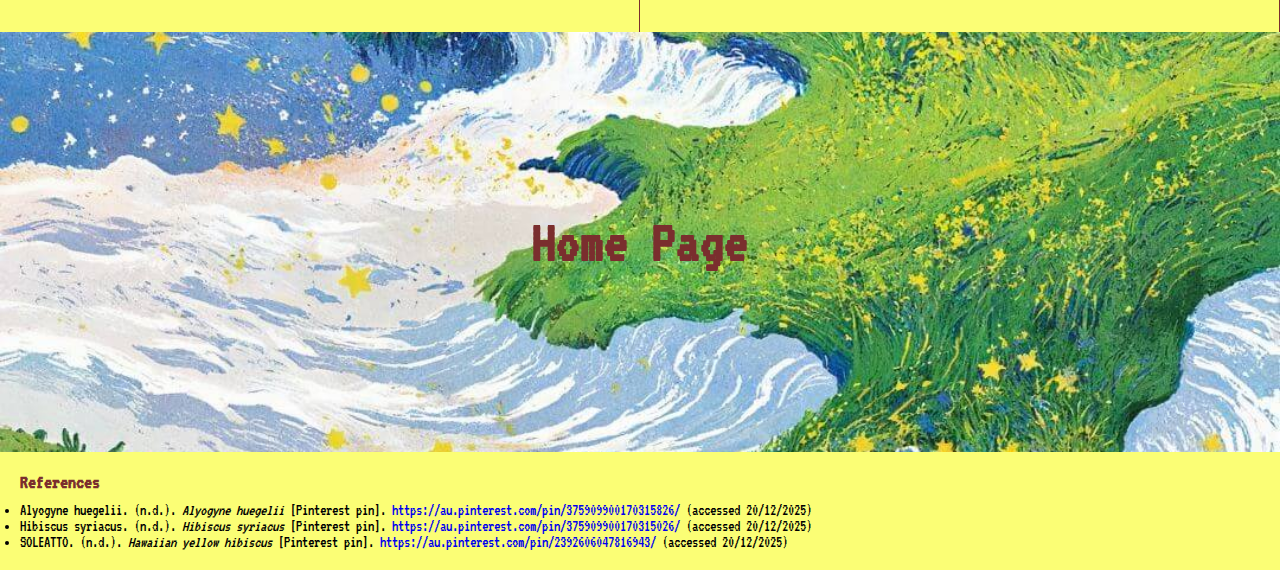
<file: hibiscus04.html>
<!doctype html>
<html lang="en">
    <head>
        <meta charset="UTF-8" />
        <meta name="SPIN THE HIBISCUS" content="profile of Hawaiian hibiscus" />
        <meta name="viewport" content="width=device-width" />
        <title>Hawaiian hibiscus</title>
        <link href="style.css" rel="stylesheet" />
    </head>

    <body>
        <!--NAV BAR-->
        <div class="wrapper">
            <div class="navbar mono">
                <p><a href="index.html" class="home-btn">Home :)</a></p>
                <!--<p>Home :)</p>-->
                <p>• Welcome to the land of Hibiscus •</p>
                <a href="https://en.wikipedia.org/wiki/Hibiscus" target="_blank"><p>Explore</p></a>
            </div>
            <!--SUB LANDING PAGE-->
            <div class="title-section mono">
                <img src="images/yellow.png" alt="Hawaiian hibiscus" />
                <p class="mono">Profile #04</p>
                <h1>Hawaiian hibiscus</h1>
            </div>

            <!--MAIN PROFILE-->
            <div class="body">
                <h2 class="mono">Profile</h2>
                <p>
                    Hawaiian hibiscus are seven species of hibiscus native to Hawaii. The yellow hibiscus is Hawaii's
                    state flower. Most commonly grown as ornamental plants in the Hawaiian Islands are the non-native
                    Chinese hibiscus (Hibiscus rosa-sinensis) and its numerous hybrids, though the native Hibiscus
                    arnottianus is occasionally planted. The native plants in the genus Hibiscus in Hawaii are thought
                    to have derived from four independent colonization events for the five endemic species (four closely
                    related species plus the yellow-flowered species) and one each for the two indigenous species.
                </p>

                <h2 class="mono">Hibiscus brackenridgei</h2>
                <p>
                    Hibiscus brackenridgei A.Gray – maʻo hau hele ("hau most similar to maʻo") is a tall shrub (up to 10
                    m or 33 ft) with bright yellow flowers, closely related to the widespread H. divaricatus. Two
                    subspecies are recognized: H. b. ssp. brackenridgei, a sprawling shrub to an erect tree found in dry
                    forests and low shrublands at elevations of 400–2,600 ft (120–790 m) above sea level on Molokai,
                    Lanai, Maui, and the island of Hawaii; and H. b. ssp. mokuleianus, a tree from dry habitats on Kauai
                    and the Waianae Range on Oahu. This species is listed as an endangered species by the USFWS. The
                    yellow flower of this species was made the official state flower of Hawaii on 6 June 1988, and
                    although endangered in its natural habitats, has become a moderately popular ornamental in Hawaiian
                    yards..
                </p>
            </div>

            <!--NAVIGATION PREVIOUS-->
            <div class="navigation">
                <a href="hibiscus03.html" class="open-card">
                    <div class="nav-item">
                        <p class="profile-label mono">Profile</p>
                        <p class="profile-number mono">#03</p>
                        <div class="nav-arrow mono">←</div>
                        <img src="images/white.png" alt="Hibiscus syriacus" />
                        <p class="mono">Hibiscus syriacus</p>
                    </div>
                </a>
                <!--NAVIGATION NEXT-->
                <a href="hibiscus05.html" class="open-card">
                    <div class="nav-item">
                        <p class="profile-label mono">Profile</p>
                        <p class="profile-number mono">#05</p>
                        <div class="nav-arrow mono">→</div>
                        <img src="images/purple.png" alt="Alyogyne huegelii" />
                        <p class="mono">Alyogyne huegelii</p>
                    </div>
                </a>
            </div>

            <!-- FOOTER -->
            <footer class="footer mono">
                <div>
                    <a href="index.html"><h1>Home Page</h1></a>
                </div>
            </footer>
            <div class="references mono">
                <h3>References</h3>
                <!-- Content assisted/generated by ChatGPT, OpenAI (accessed 20/12/2025) -->
                <ul>
                    <li>
                        Alyogyne huegelii. (n.d.). <em>Alyogyne huegelii</em> [Pinterest pin].
                        <a href="https://au.pinterest.com/pin/375909900170315826/" target="_blank"
                            >https://au.pinterest.com/pin/375909900170315826/</a
                        >
                        (accessed 20/12/2025)
                    </li>

                    <li>
                        Hibiscus syriacus. (n.d.). <em>Hibiscus syriacus</em> [Pinterest pin].
                        <a href="https://au.pinterest.com/pin/375909900170315026/" target="_blank"
                            >https://au.pinterest.com/pin/375909900170315026/</a
                        >
                        (accessed 20/12/2025)
                    </li>
                    <li>
                        SOLEATTO. (n.d.). <em>Hawaiian yellow hibiscus</em> [Pinterest pin].
                        <a href="https://au.pinterest.com/pin/2392606047816943/" target="_blank"
                            >https://au.pinterest.com/pin/2392606047816943/</a
                        >
                        (accessed 20/12/2025)
                    </li>
                </ul>
            </div>
        </div>
    </body>
</html>
</file>
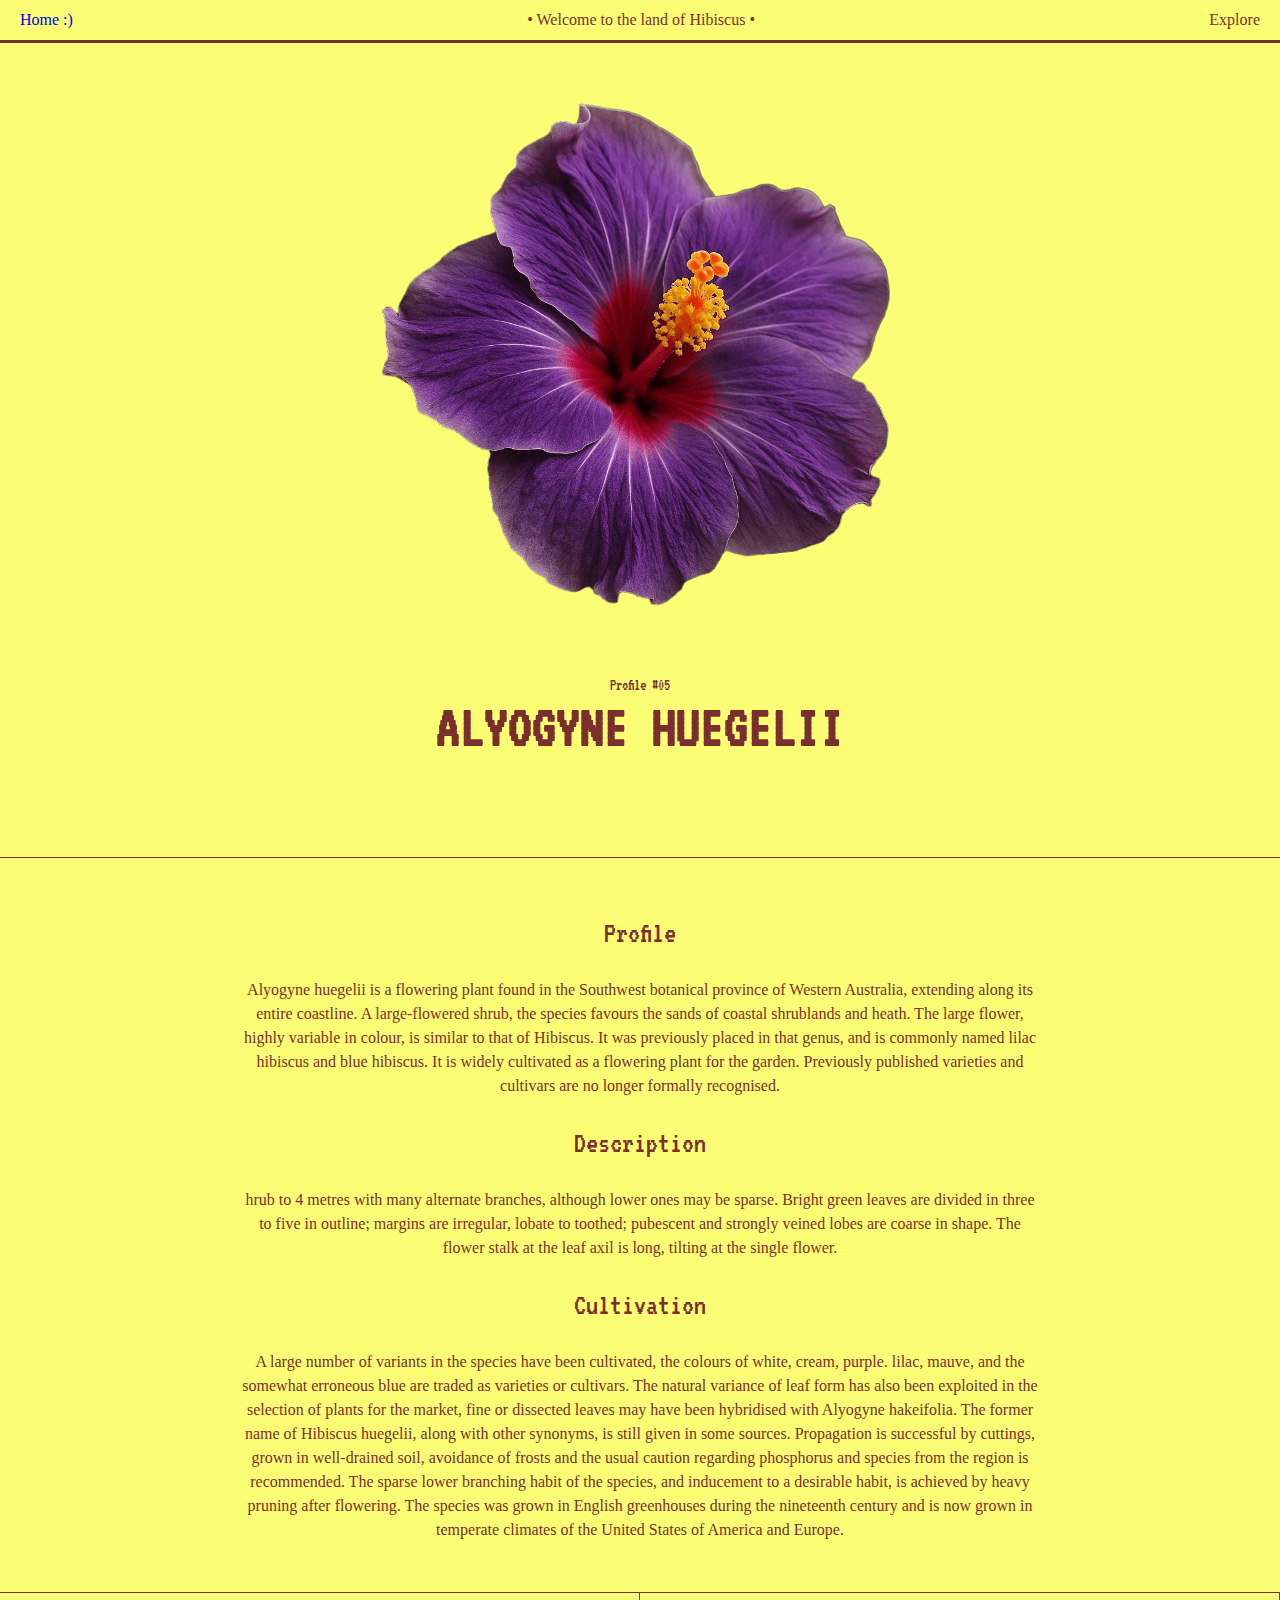
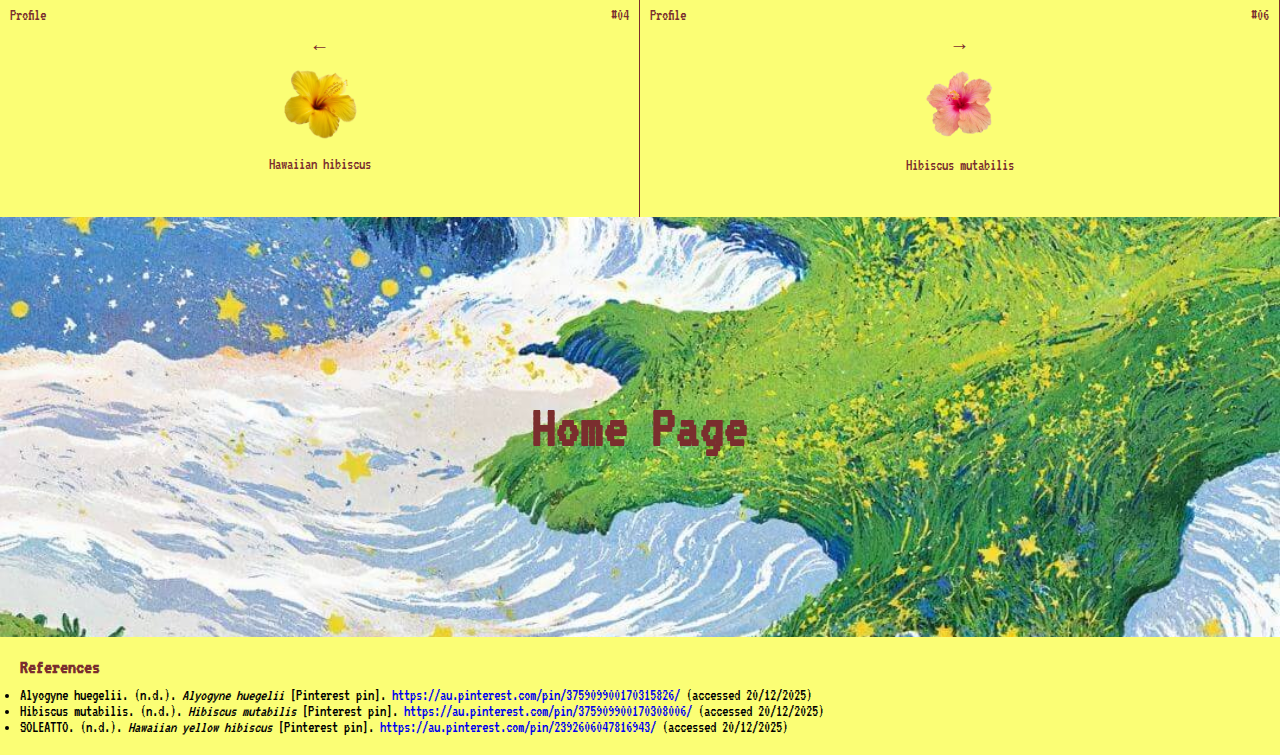
<file: hibiscus05.html>
<!doctype html>
<html lang="en">
    <head>
        <meta charset="UTF-8" />
        <meta name="SPIN THE HIBISCUS" content="profile of Alyogyne huegelii" />
        <meta name="viewport" content="width=device-width" />
        <title>Alyogyne huegelii</title>
        <link href="style.css" rel="stylesheet" />
    </head>

    <body>
        <!--NAV BAR-->
        <div class="wrapper">
            <div class="navbar mono">
                <p><a href="index.html" class="home-btn">Home :)</a></p>
                <!--<p>Home :)</p>-->
                <p>• Welcome to the land of Hibiscus •</p>
                <a href="https://en.wikipedia.org/wiki/Hibiscus" target="_blank"><p>Explore</p></a>
            </div>
            <!--SUB LANDING PAGE-->
            <div class="title-section mono">
                <img src="images/purple.png" alt="Alyogyne huegelii" />
                <p class="mono">Profile #05</p>
                <h1>Alyogyne huegelii</h1>
            </div>

            <!--MAIN PROFILE-->
            <div class="body">
                <h2 class="mono">Profile</h2>
                <p>
                    Alyogyne huegelii is a flowering plant found in the Southwest botanical province of Western
                    Australia, extending along its entire coastline. A large-flowered shrub, the species favours the
                    sands of coastal shrublands and heath. The large flower, highly variable in colour, is similar to
                    that of Hibiscus. It was previously placed in that genus, and is commonly named lilac hibiscus and
                    blue hibiscus. It is widely cultivated as a flowering plant for the garden. Previously published
                    varieties and cultivars are no longer formally recognised.
                </p>

                <h2 class="mono">Description</h2>
                <p>
                    hrub to 4 metres with many alternate branches, although lower ones may be sparse. Bright green
                    leaves are divided in three to five in outline; margins are irregular, lobate to toothed; pubescent
                    and strongly veined lobes are coarse in shape. The flower stalk at the leaf axil is long, tilting at
                    the single flower.
                </p>

                <h2 class="mono">Cultivation</h2>
                <p>
                    A large number of variants in the species have been cultivated, the colours of white, cream, purple.
                    lilac, mauve, and the somewhat erroneous blue are traded as varieties or cultivars. The natural
                    variance of leaf form has also been exploited in the selection of plants for the market, fine or
                    dissected leaves may have been hybridised with Alyogyne hakeifolia. The former name of Hibiscus
                    huegelii, along with other synonyms, is still given in some sources. Propagation is successful by
                    cuttings, grown in well-drained soil, avoidance of frosts and the usual caution regarding phosphorus
                    and species from the region is recommended. The sparse lower branching habit of the species, and
                    inducement to a desirable habit, is achieved by heavy pruning after flowering. The species was grown
                    in English greenhouses during the nineteenth century and is now grown in temperate climates of the
                    United States of America and Europe.
                </p>
            </div>

            <!--NAVIGATION PREVIOUS-->
            <div class="navigation">
                <a href="hibiscus04.html" class="open-card">
                    <div class="nav-item">
                        <p class="profile-label mono">Profile</p>
                        <p class="profile-number mono">#04</p>
                        <div class="nav-arrow mono">←</div>
                        <img src="images/yellow.png" alt="Hawaiian hibiscus" />
                        <p class="mono">Hawaiian hibiscus</p>
                    </div>
                </a>
                <!--NAVIGATION NEXT-->
                <a href="hibiscus06.html" class="open-card">
                    <div class="nav-item">
                        <p class="profile-label mono">Profile</p>
                        <p class="profile-number mono">#06</p>
                        <div class="nav-arrow mono">→</div>
                        <img src="images/flower.png" alt="Hibiscus mutabilis" />
                        <p class="mono">Hibiscus mutabilis</p>
                    </div>
                </a>
            </div>

            <!-- FOOTER -->
            <footer class="footer mono">
                <div>
                    <a href="index.html"><h1>Home Page</h1></a>
                </div>
            </footer>
            <div class="references mono">
                <h3>References</h3>
                <!-- Content assisted/generated by ChatGPT, OpenAI (accessed 20/12/2025) -->
                <ul>
                    <li>
                        Alyogyne huegelii. (n.d.). <em>Alyogyne huegelii</em> [Pinterest pin].
                        <a href="https://au.pinterest.com/pin/375909900170315826/" target="_blank"
                            >https://au.pinterest.com/pin/375909900170315826/</a
                        >
                        (accessed 20/12/2025)
                    </li>
                    <li>
                        Hibiscus mutabilis. (n.d.). <em>Hibiscus mutabilis</em> [Pinterest pin].
                        <a href="https://au.pinterest.com/pin/375909900170308006/" target="_blank"
                            >https://au.pinterest.com/pin/375909900170308006/</a
                        >
                        (accessed 20/12/2025)
                    </li>

                    <li>
                        SOLEATTO. (n.d.). <em>Hawaiian yellow hibiscus</em> [Pinterest pin].
                        <a href="https://au.pinterest.com/pin/2392606047816943/" target="_blank"
                            >https://au.pinterest.com/pin/2392606047816943/</a
                        >
                        (accessed 20/12/2025)
                    </li>
                </ul>
            </div>
        </div>
    </body>
</html>
</file>
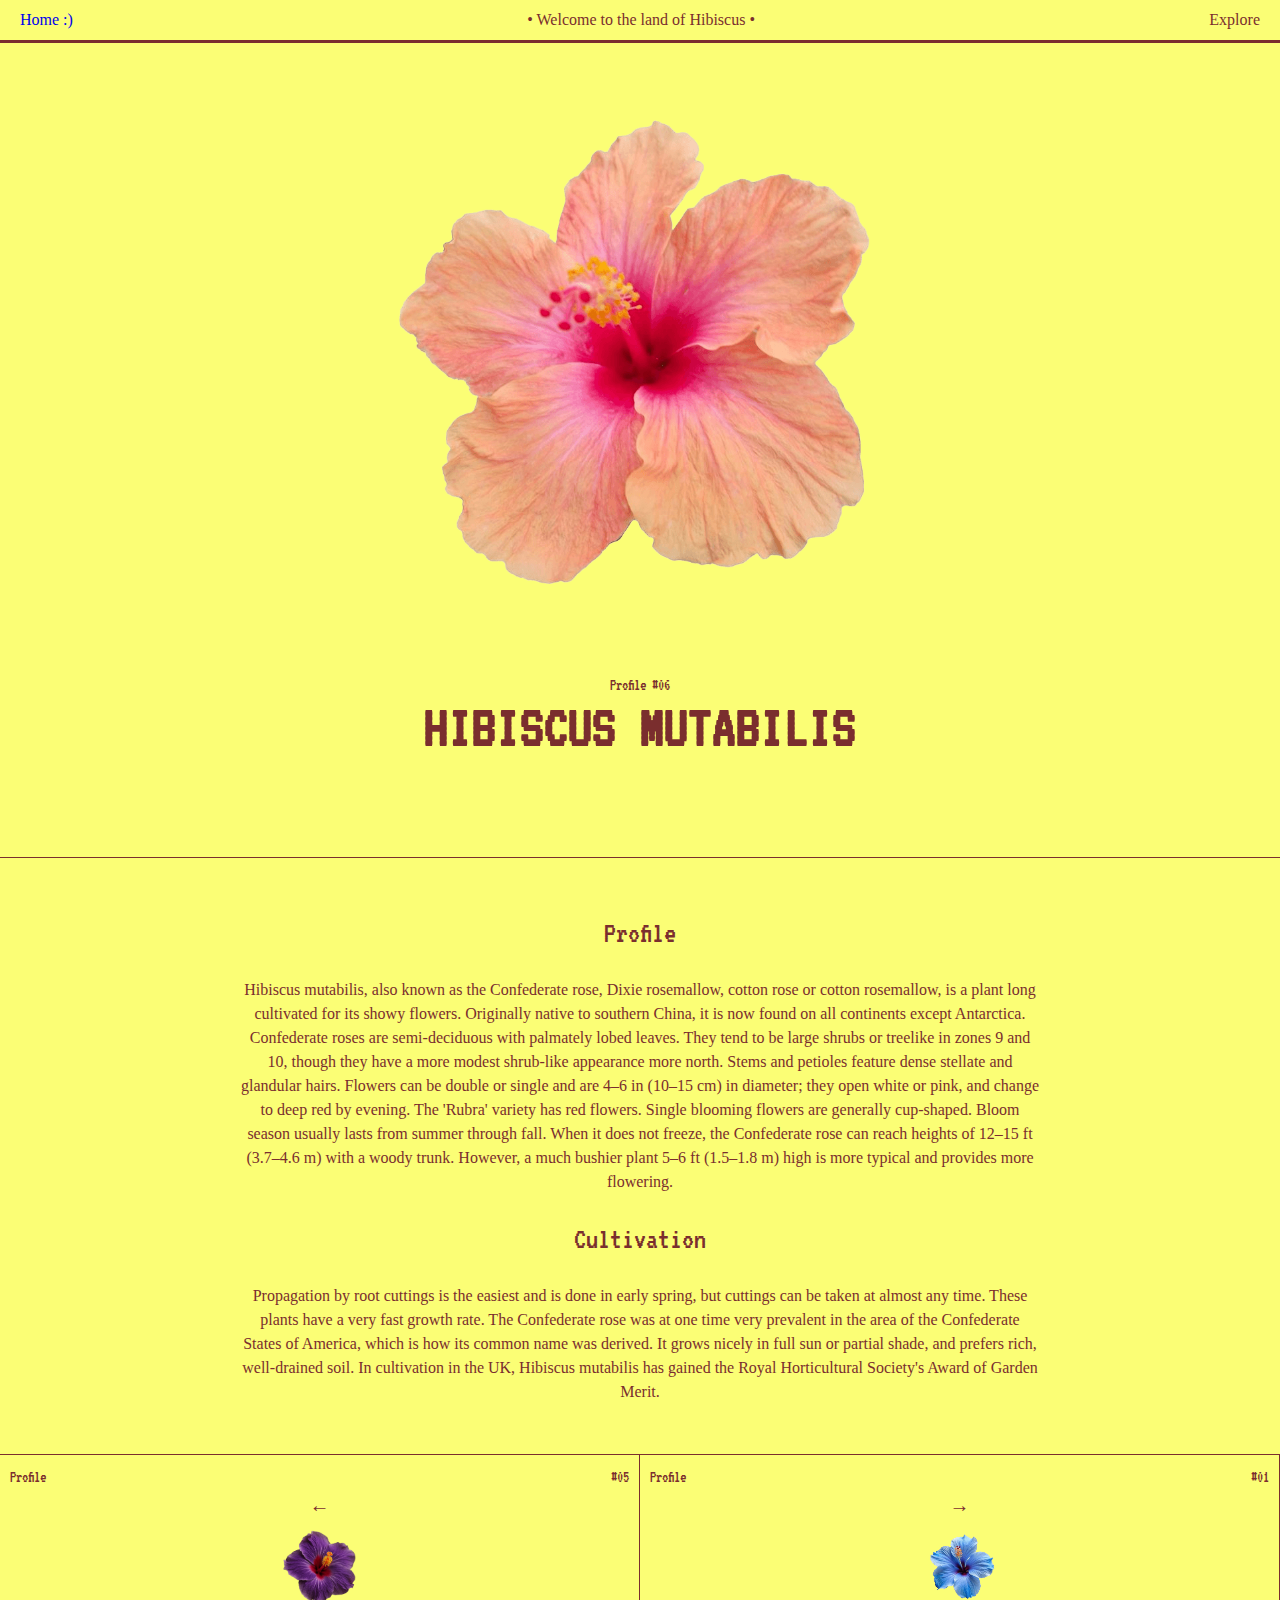
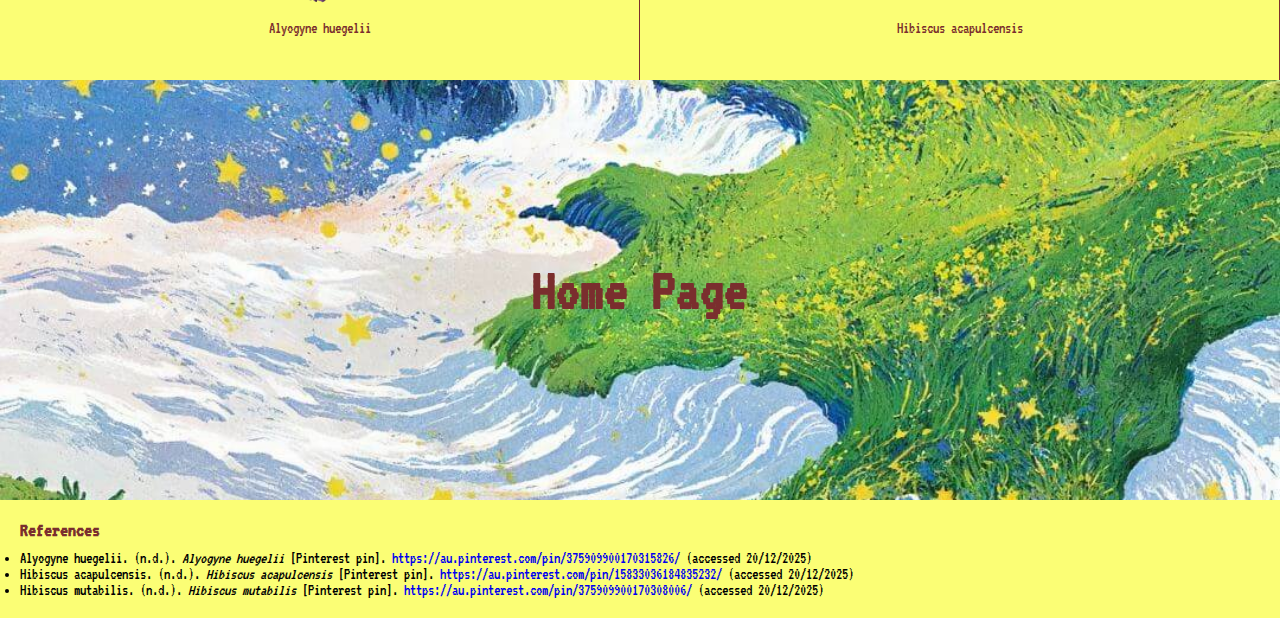
<file: hibiscus06.html>
<!doctype html>
<html lang="en">
    <head>
        <meta charset="UTF-8" />
        <meta name="SPIN THE HIBISCUS" content="profile of Hibiscus mutabilis" />
        <meta name="viewport" content="width=device-width" />
        <title>Hibiscus mutabilis</title>
        <link href="style.css" rel="stylesheet" />
    </head>

    <body>
        <!--NAV BAR-->
        <div class="wrapper">
            <div class="navbar mono">
                <p><a href="index.html" class="home-btn">Home :)</a></p>
                <!--<p>Home :)</p>-->
                <p>• Welcome to the land of Hibiscus •</p>
                <a href="https://en.wikipedia.org/wiki/Hibiscus" target="_blank"><p>Explore</p></a>
            </div>
            <!--SUB LANDING PAGE-->
            <div class="title-section mono">
                <img src="images/flower.png" alt="Hibiscus mutabilis" />
                <p class="mono">Profile #06</p>
                <h1>Hibiscus mutabilis</h1>
            </div>

            <!--MAIN PROFILE-->
            <div class="body">
                <h2 class="mono">Profile</h2>
                <p>
                    Hibiscus mutabilis, also known as the Confederate rose, Dixie rosemallow, cotton rose or cotton
                    rosemallow, is a plant long cultivated for its showy flowers. Originally native to southern China,
                    it is now found on all continents except Antarctica. Confederate roses are semi-deciduous with
                    palmately lobed leaves. They tend to be large shrubs or treelike in zones 9 and 10, though they have
                    a more modest shrub-like appearance more north. Stems and petioles feature dense stellate and
                    glandular hairs. Flowers can be double or single and are 4–6 in (10–15 cm) in diameter; they open
                    white or pink, and change to deep red by evening. The 'Rubra' variety has red flowers. Single
                    blooming flowers are generally cup-shaped. Bloom season usually lasts from summer through fall. When
                    it does not freeze, the Confederate rose can reach heights of 12–15 ft (3.7–4.6 m) with a woody
                    trunk. However, a much bushier plant 5–6 ft (1.5–1.8 m) high is more typical and provides more
                    flowering.
                </p>

                <h2 class="mono">Cultivation</h2>
                <p>
                    Propagation by root cuttings is the easiest and is done in early spring, but cuttings can be taken
                    at almost any time. These plants have a very fast growth rate. The Confederate rose was at one time
                    very prevalent in the area of the Confederate States of America, which is how its common name was
                    derived. It grows nicely in full sun or partial shade, and prefers rich, well-drained soil. In
                    cultivation in the UK, Hibiscus mutabilis has gained the Royal Horticultural Society's Award of
                    Garden Merit.
                </p>
            </div>

            <!--NAVIGATION PREVIOUS-->
            <div class="navigation">
                <a href="hibiscus05.html" class="open-card">
                    <div class="nav-item">
                        <p class="profile-label mono">Profile</p>
                        <p class="profile-number mono">#05</p>
                        <div class="nav-arrow mono">←</div>
                        <img src="images/purple.png" alt="Alyogyne huegelii" />
                        <p class="mono">Alyogyne huegelii</p>
                    </div>
                </a>
                <!--NAVIGATION NEXT-->
                <a href="hibiscus01.html" class="open-card">
                    <div class="nav-item">
                        <p class="profile-label mono">Profile</p>
                        <p class="profile-number mono">#01</p>
                        <div class="nav-arrow mono">→</div>
                        <img src="images/blue.png" alt="Hibiscus acapulcensis" />
                        <p class="mono">Hibiscus acapulcensis</p>
                    </div>
                </a>
            </div>

            <!-- FOOTER -->
            <footer class="footer mono">
                <div>
                    <a href="index.html"><h1>Home Page</h1></a>
                </div>
            </footer>
            <div class="references mono">
                <h3>References</h3>
                <!-- Content assisted/generated by ChatGPT, OpenAI (accessed 20/12/2025) -->
                <ul>
                    <li>
                        Alyogyne huegelii. (n.d.). <em>Alyogyne huegelii</em> [Pinterest pin].
                        <a href="https://au.pinterest.com/pin/375909900170315826/" target="_blank"
                            >https://au.pinterest.com/pin/375909900170315826/</a
                        >
                        (accessed 20/12/2025)
                    </li>

                    <li>
                        Hibiscus acapulcensis. (n.d.). <em>Hibiscus acapulcensis</em> [Pinterest pin].
                        <a href="https://au.pinterest.com/pin/15833036184835232/" target="_blank"
                            >https://au.pinterest.com/pin/15833036184835232/</a
                        >
                        (accessed 20/12/2025)
                    </li>
                    <li>
                        Hibiscus mutabilis. (n.d.). <em>Hibiscus mutabilis</em> [Pinterest pin].
                        <a href="https://au.pinterest.com/pin/375909900170308006/" target="_blank"
                            >https://au.pinterest.com/pin/375909900170308006/</a
                        >
                        (accessed 20/12/2025)
                    </li>
                </ul>
            </div>
        </div>
    </body>
</html>
</file>
<file: style.css>
/*FONT Import*/
@import url("https://fonts.googleapis.com/css2?family=VT323&display=swap");

/*CSS RESET*/
* {
    box-sizing: border-box;
    margin: 0;
    padding: 0;
}
/*BASIC TEXT STYLING*/
html {
    font-size: 10px;
    overflow-x: hidden;
}
p {
    font-size: 1.6rem;
    color: #7a2e2e;
    font-family: Georgia, "Times New Roman", Times, serif;
    line-height: 1.5;
    text-align: center;
    text-decoration: none;
}
a {
    text-decoration: none;
    cursor: pointer;
}

h1 {
    font-size: 4rem;
    color: #7a2e2e;
    padding-inline: 5%;
}
h2 {
    font-size: 3rem;
    color: #7a2e2e;
}
h3 {
    font-size: 2rem;
    color: #7a2e2e;
}
.mono {
    font-family: "VT323", monospace;
    font-weight: 400;
    font-style: normal;
}

.title {
    font-size: 10rem;
    text-transform: uppercase;
}

.wrapper {
    background-color: #fbfe75;
}
/*LANDING PAGE*/
/* Top yellow navigation bar */
.navbar {
    width: 100%;
    padding: 8px 20px;
    display: flex;
    justify-content: space-between;
    align-items: center;
    border-bottom: 3px solid #7a2e2e;
}
/*Landing page - second bar*/
.weather {
    width: 100%;
    max-width: 100%;
    text-align: center;
    justify-content: space-between;
    border-bottom: 3px solid #7a2e2e;
}
/*Landing page - Pop up message*/
.popup-overlay {
    position: fixed;
    top: 0;
    left: 0;
    width: 100%;
    height: 100%;
    background: rgba(0, 0, 0, 0.5);
    display: none;
    justify-content: center;
    align-items: center;
    z-index: 9999;
}
/*Landing page - Pop up message format/spacing */
.popup-box {
    background: white;
    padding: 2rem 3rem;
    border-radius: 12px;
    text-align: center;
}

.popup-box p {
    padding: 0.5rem;
}

/*Landing page - background image*/
.garden {
    position: relative;
    background-image: url("images/garden.jpg");
    background-size: cover;
    background-position: center;
    background-repeat: no-repeat;
    opacity: 0.85;
    text-align: center;
    padding-top: 3rem;
    padding-bottom: 3rem;
    width: 100%;
    height: 100vh;
    max-height: 100%;
}
/*Landing page - heading text*/
.garden h1 {
    display: grid;
    height: 100vh;
}
/*Landing page - flower button*/
.flower-button {
    position: absolute;
    top: 50%;
    left: 50%;
    /*position values for image*/
    transform: translate(-50%, -50%);
    display: grid;
    grid-template-columns: 1fr;
    grid-template-rows: 1fr;
    place-items: center;
}
/*Landing page - Spin animation for flower*/
@keyframes spin {
    0% {
        transform: rotate(0deg) scale(1);
    }
    100% {
        transform: rotate(7200deg) scale(4);
    }
}

.spinflower {
    animation-name: spin;
    animation-duration: 3s;
    display: block;
}
/*Landing page - flower image and text aligment css*/
.flower-button img,
.press-here {
    grid-column-start: 1;
    grid-row-start: 1;
}

.flower-button img {
    max-height: 70vh;
    max-width: 70vw;
    height: auto;
}
.press-here {
    color: yellow;
    z-index: 10;
    font-size: 16px;
    cursor: pointer;
    border: 2px solid yellow;
    padding: 4px;
    border-radius: 4px;
    display: inline-block;
}
/*PROFILE SECTION*/
/*Text and alignment*/
.profile-bar {
    height: 400px;
    text-align: center;
    align-content: center;
}
.profile-bar h1 {
    font-weight: normal;
    color: #7a2e2e;
    margin-bottom: 40px;
    text-align: center;
    align-content: center;
}

/* Profile section - Grid layout centered*/
.profile-grid {
    display: grid;
    align-items: center;
}
.profile-grid img {
    place-items: center;
    align-content: center;
}

/* Profile section - Profile cards */
.profile-card {
    background-color: #fbfe75;
    padding: 4rem;
    text-align: center;
    position: relative;
    height: 100%;
    box-shadow: 0 0 0 2px #bc2f2f;
    aspect-ratio: 1 / 1;
    display: flex;
    flex-direction: column;
    justify-content: center;
    align-items: center;
}
/* Profile section - click anywhere on profile*/
.open-card {
    text-decoration: none;
    color: inherit;
    display: block;
}
/* Profile section - profile card image*/
.profile-card img {
    width: 200px;
    /*height: 100px;*/
    object-fit: contain;
    margin: 15px 0;
}
/*Profile section - profile card labels*/
.profile-card a {
    display: block;
    margin-top: 10px;
    text-decoration: underline;
    color: inherit;
    font-weight: bold;
}

.profile-label {
    position: absolute;
    top: 10px;
    left: 10px;
}

.profile-number {
    position: absolute;
    top: 10px;
    right: 10px;
}

.arrow {
    position: absolute;
    bottom: 10px;
    right: 10px;
    font-size: 2rem;
}
/*Landing page - References*/
.references {
    text-align: left;
    padding: 2rem;
}

.references li {
    text-align: left;
    font-size: 1.6rem;
}
.references h3 {
    padding-bottom: 1rem;
}

/*SUBPAGE*/
/*Text css for title*/

.title-section {
    display: grid;
    place-items: center;
    align-content: center;
    padding-bottom: 10rem;
    border-bottom: 1px solid #7a2e2e;
    text-align: center;
}
.title-section h1 {
    text-transform: uppercase;
}
/*Subpage - main image*/
.title-section img {
    max-height: 70vh;
    max-width: 70vw;
    height: auto;
    position: center;
    padding: 4rem;
}

/*Subpage - main text format*/
.body {
    display: grid;
    align-content: center;
    padding-top: 3rem;
    padding-bottom: 5rem;
    max-width: 800px;
    width: 90%;
    margin-left: auto;
    margin-right: auto;
    justify-content: center;
}

.body h2 {
    padding: 3rem;
    align-content: center;
    text-align: center;
}

.body div {
    padding: 3rem;
}
/*Subpage - Navigation grid layout*/
.navigation {
    display: grid;
    grid-template-columns: 1fr 1fr;
    border-top: 1px solid #7a2e2e;
}
.navigation div:first-child {
    border-right: 1px solid #7a2e2e;
}
.nav-item {
    padding: 4rem;
    display: grid;
    place-items: center;
    gap: 1rem;

    position: relative;
    height: 100%;
}
.nav-arrow {
    font-size: 2rem;
    color: #7a2e2e;
}
.nav-item p {
    font-size: 1.6rem;
}
.nav-item img {
    width: 8rem;
}
/*Subpage - Footer banner format*/
.footer {
    background-image: url(images/garden.jpg);
    background-repeat: no-repeat;
    background-size: cover;
    background-position: center;
    padding: 20vh 0 20vh 0;
    text-align: center;
    top: 50%;
    left: 50%;
}
.footer img {
    background-size: cover;
    background-position: center;
    opacity: 0.85;
    width: 100%;
    height: 20rem;
}
/*END OF SUBPAGE*/

/*MEDIA QUERY*/
/*Small screens*/
@media screen and (min-width: 600px) {
    .profile-grid {
        grid-template-columns: repeat(2, 1fr);
    }

    h1 {
        font-size: 6rem;
    }
}
/*Wider screens*/
@media screen and (min-width: 900px) {
    .profile-grid {
        grid-template-columns: repeat(3, 1fr);
    }
}
</file>
